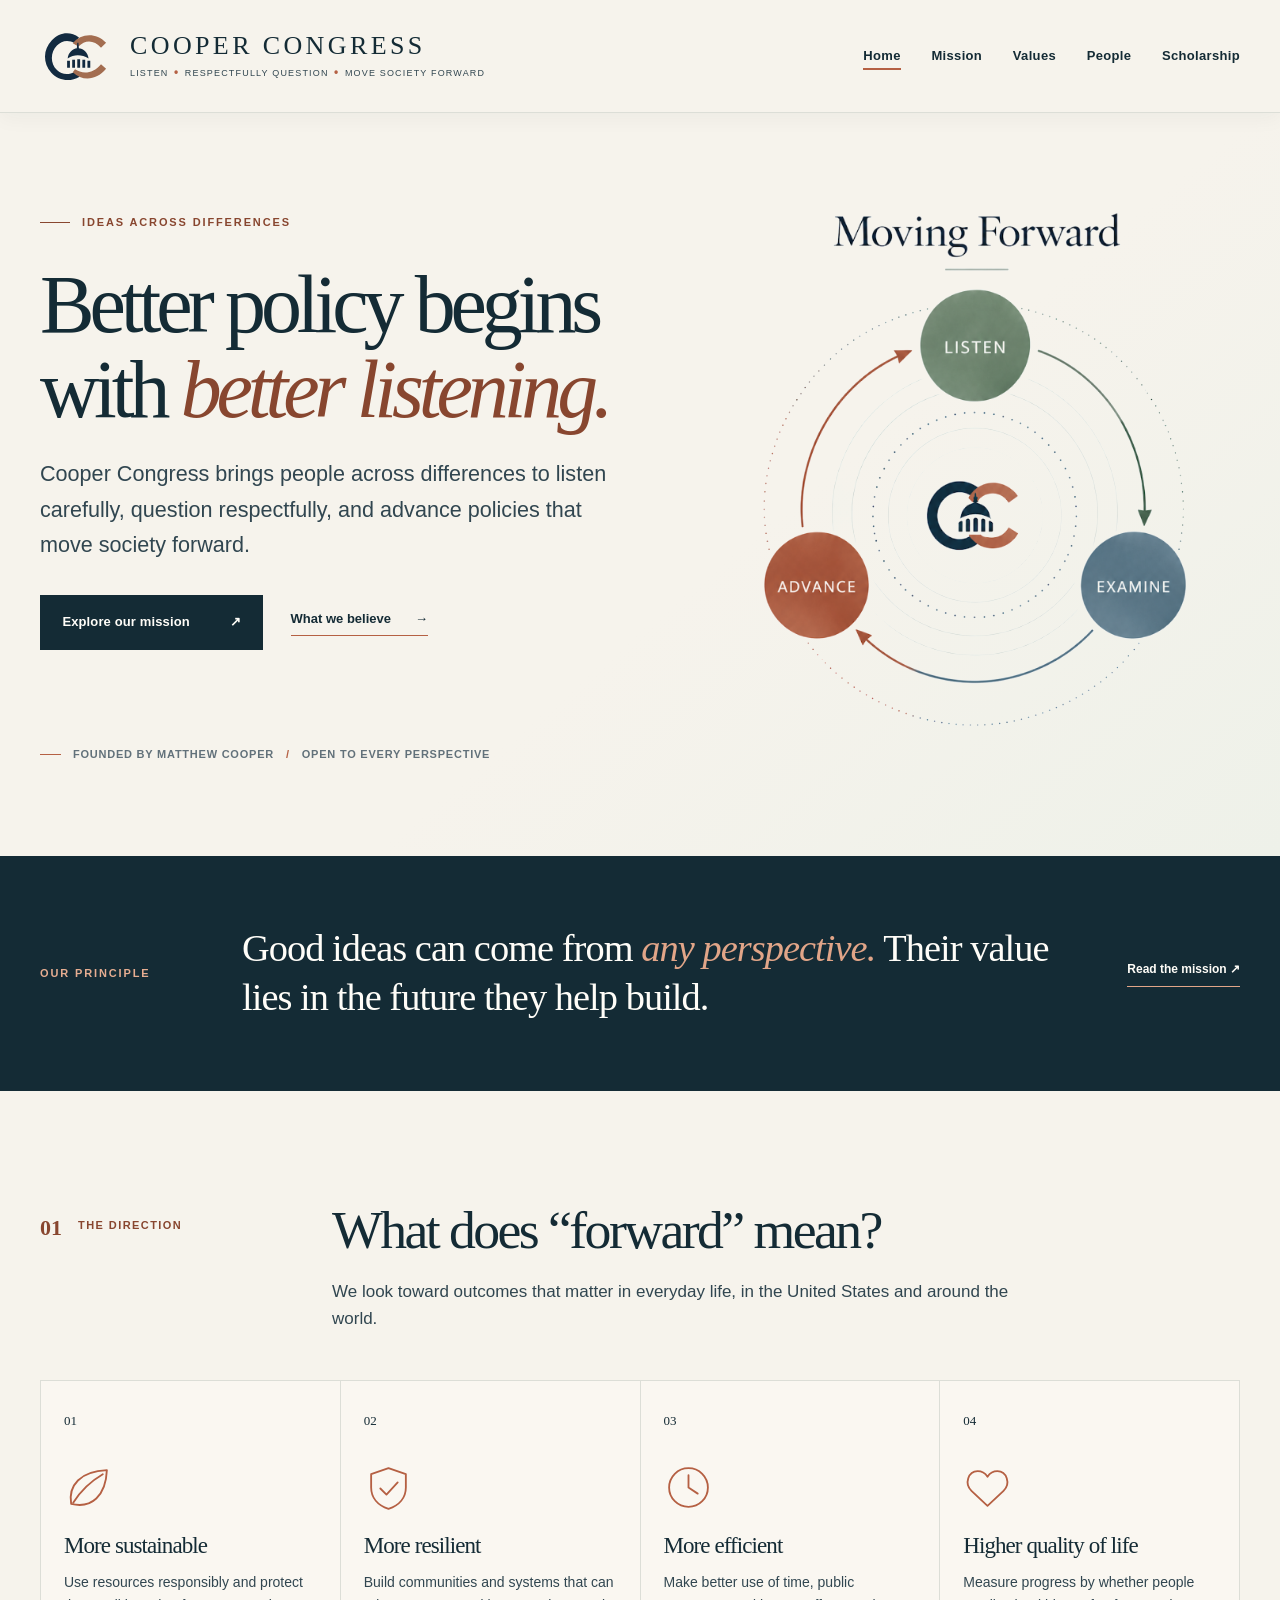
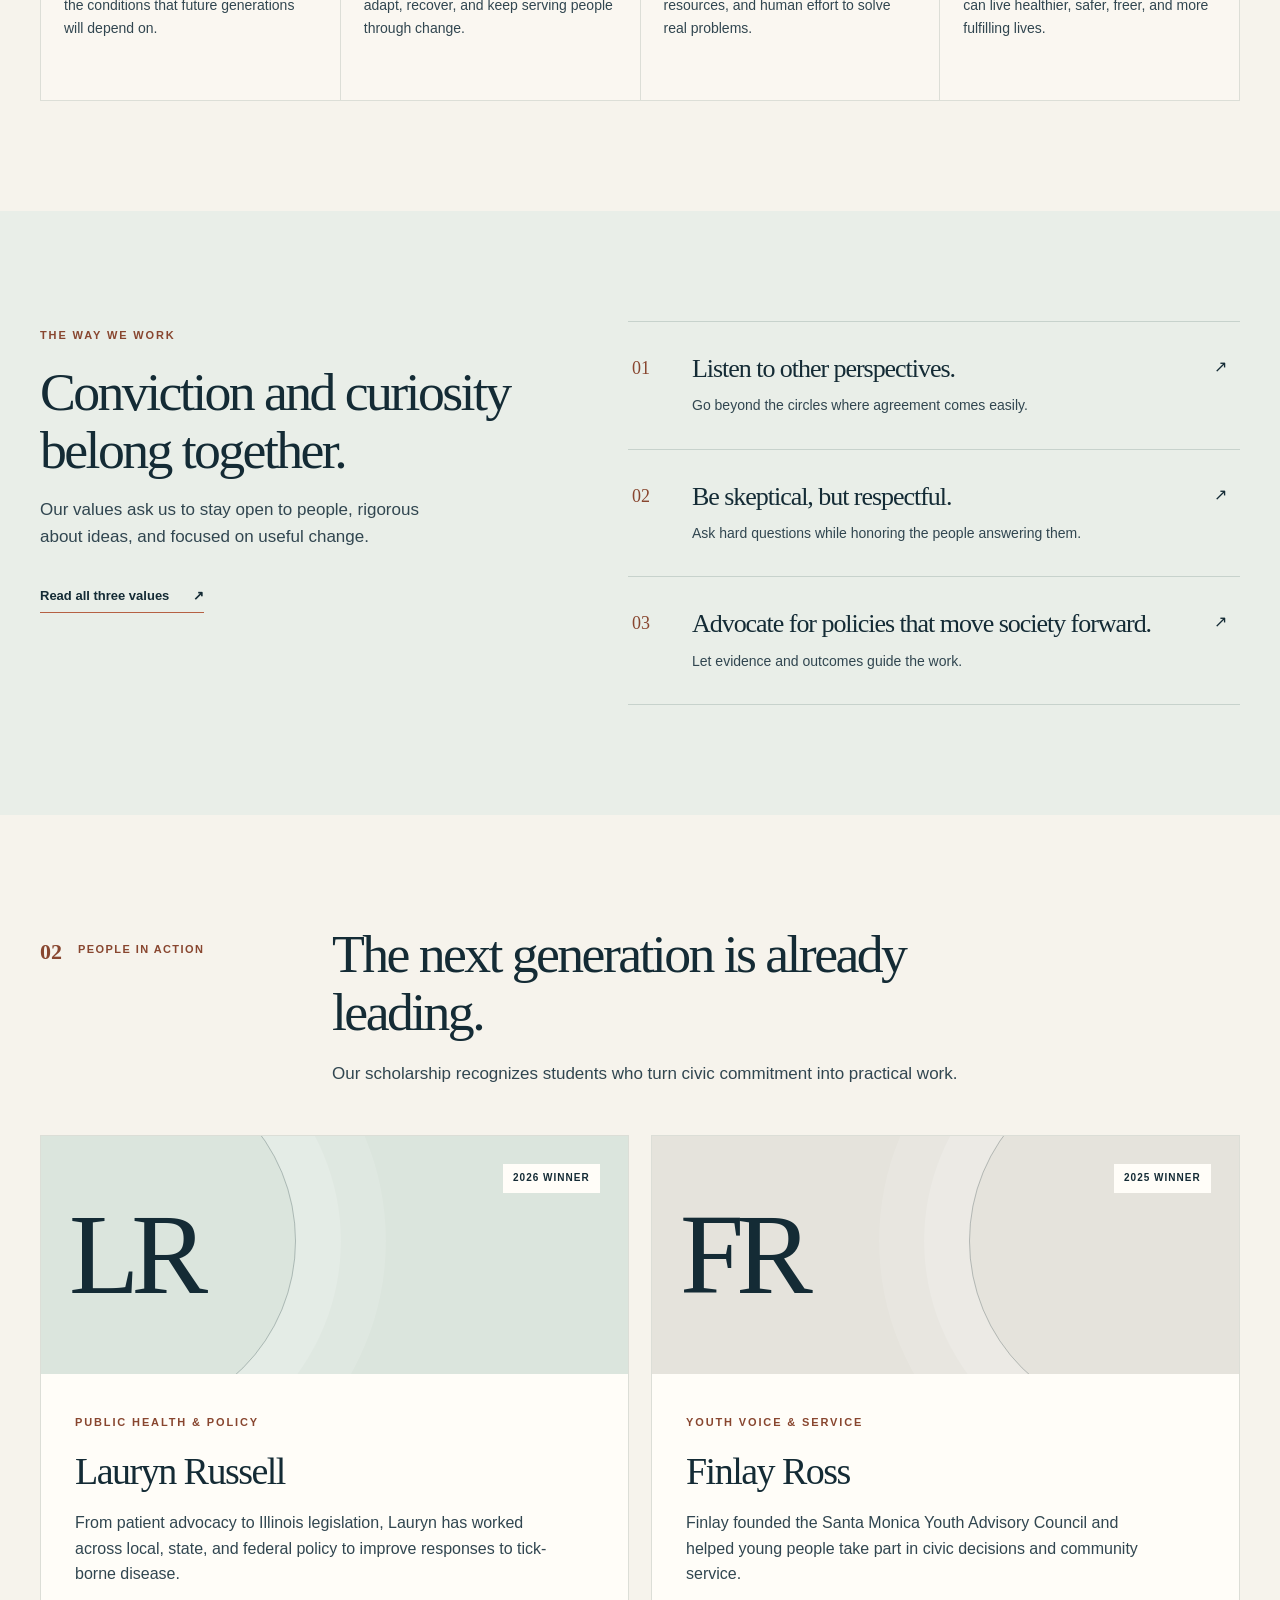
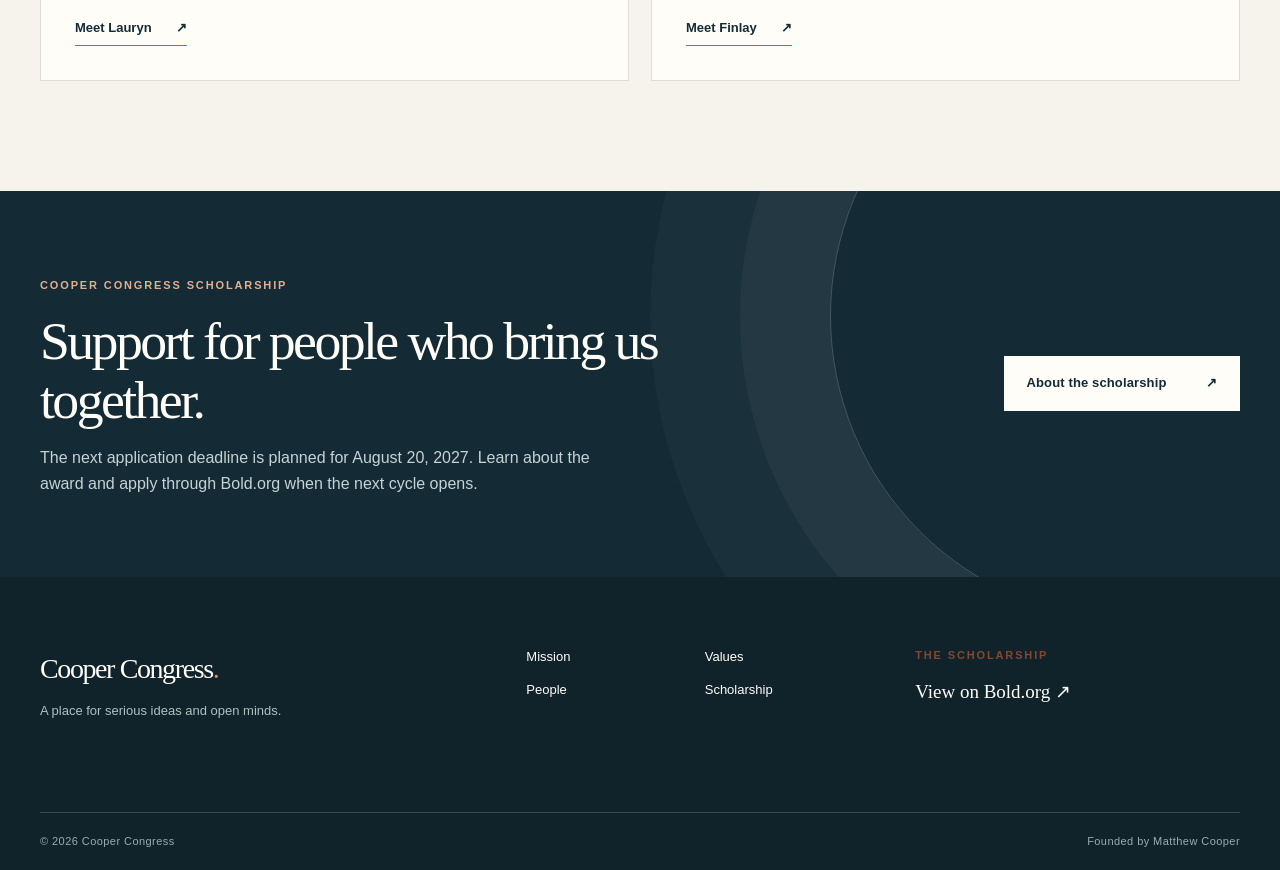
<file: index.html>
<!doctype html>
<html lang="en">
<head>
  <meta charset="utf-8">
  <meta name="viewport" content="width=device-width, initial-scale=1">
  <meta name="theme-color" content="#142b35">
  <meta name="description" content="Cooper Congress welcomes good ideas from every perspective and advances policies for a more sustainable, resilient, efficient, and livable future.">
  <title>Ideas across differences | Cooper Congress</title>
  <link rel="canonical" href="https://coopercongress.com/">
  <meta property="og:type" content="website">
  <meta property="og:title" content="Ideas across differences | Cooper Congress">
  <meta property="og:description" content="Cooper Congress welcomes good ideas from every perspective and advances policies for a more sustainable, resilient, efficient, and livable future.">
  <meta property="og:url" content="https://coopercongress.com/">
  <link rel="icon" type="image/svg+xml" href="./assets/images/favicon.svg">
  <link rel="stylesheet" href="./assets/css/styles.css">
  <script defer src="./assets/js/main.js"></script>
</head>
<body>
  <a class="skip-link" href="#main">Skip to content</a>
  <header class="site-header">
    <div class="header-inner shell">
      <a class="brand" href="./index.html" aria-label="Cooper Congress home">
        <img class="brand-mark" src="./assets/images/favicon.svg" alt="" width="74" height="62">
        <span class="brand-copy">
          <span class="brand-name">Cooper Congress</span>
          <span class="brand-tagline">Listen <b>•</b> Respectfully question <b>•</b> Move society forward</span>
        </span>
      </a>
      <button class="menu-toggle" type="button" aria-expanded="false" aria-controls="site-nav" aria-label="Open navigation">
        <span></span><span></span><span></span>
      </button>
      <nav id="site-nav" class="site-nav" aria-label="Main navigation"><a href="./index.html" aria-current="page">Home</a><a href="./mission.html">Mission</a><a href="./values.html">Values</a><a href="./people.html">People</a><a href="./scholarship.html">Scholarship</a></nav>
    </div>
  </header>
  <main id="main">
<section class="hero home-hero">
  <div class="shell hero-grid">
    <div class="hero-copy">
      <div class="eyebrow"><span class="eyebrow-line"></span> Ideas across differences</div>
      <h1>Better policy begins with <em>better listening.</em></h1>
      <p class="lead">Cooper Congress brings people across differences to listen carefully, question respectfully, and advance policies that move society forward.</p>
      <div class="button-row">
        <a href="./mission.html" class="button button-dark">Explore our mission <span aria-hidden="true">↗</span></a>
        <a href="./values.html" class="text-link">What we believe <span aria-hidden="true">→</span></a>
      </div>
      <div class="hero-caption"><span class="tiny-rule"></span> Founded by Matthew Cooper <span class="caption-divider">/</span> Open to every perspective</div>
    </div>
    <img class="hero-art" src="./assets/images/moving-forward.png" alt="Moving Forward: Listen, Examine, and Advance in a cycle around the Cooper Congress symbol." width="661" height="736" fetchpriority="high">
  </div>
</section>

<section class="statement-band">
  <div class="shell statement-inner">
    <span class="eyebrow light">Our principle</span>
    <p>Good ideas can come from <em>any perspective.</em> Their value lies in the future they help build.</p>
    <a href="./mission.html" aria-label="Read the Cooper Congress mission">Read the mission <span aria-hidden="true">↗</span></a>
  </div>
</section>

<section class="section section-outcomes">
  <div class="shell">
    <div class="section-heading">
      <div class="section-index"><span>01</span><span>The direction</span></div>
      <div><h2>What does “forward” mean?</h2><p>We look toward outcomes that matter in everyday life, in the United States and around the world.</p></div>
    </div>
    <div class="outcome-grid">
      <article class="outcome-card"><span class="card-number">01</span><svg class="outcome-symbol" viewBox="0 0 48 48" aria-hidden="true" focusable="false"><path d="M7 40C4 22 16 8 42 7c-1 25-15 38-35 33Z"/><path d="M9 39c8-13 17-21 29-28"/></svg><h3>More sustainable</h3><p>Use resources responsibly and protect the conditions that future generations will depend on.</p></article>
      <article class="outcome-card"><span class="card-number">02</span><svg class="outcome-symbol" viewBox="0 0 48 48" aria-hidden="true" focusable="false"><path d="M24 5 41 11v13c0 10-6.5 17.5-17 21C13.5 41.5 7 34 7 24V11L24 5Z"/><path d="m16 25 6 6 11-12"/></svg><h3>More resilient</h3><p>Build communities and systems that can adapt, recover, and keep serving people through change.</p></article>
      <article class="outcome-card"><span class="card-number">03</span><svg class="outcome-symbol" viewBox="0 0 48 48" aria-hidden="true" focusable="false"><circle cx="24" cy="24" r="19"/><path d="M24 12v12l9 6"/></svg><h3>More efficient</h3><p>Make better use of time, public resources, and human effort to solve real problems.</p></article>
      <article class="outcome-card"><span class="card-number">04</span><svg class="outcome-symbol" viewBox="0 0 48 48" aria-hidden="true" focusable="false"><path d="M24 42 8.3 27.3C1 20.3 5.2 8 14.3 8c4.2 0 7.6 2.3 9.7 5.4C26.1 10.3 29.5 8 33.7 8c9.1 0 13.3 12.3 6 19.3L24 42Z"/></svg><h3>Higher quality of life</h3><p>Measure progress by whether people can live healthier, safer, freer, and more fulfilling lives.</p></article>
    </div>
  </div>
</section>

<section class="section values-preview">
  <div class="shell two-column">
    <div class="sticky-heading"><span class="eyebrow">The way we work</span><h2>Conviction and curiosity belong together.</h2><p>Our values ask us to stay open to people, rigorous about ideas, and focused on useful change.</p><a href="./values.html" class="text-link">Read all three values <span aria-hidden="true">↗</span></a></div>
    <div class="value-list">
      <a href="./values.html#listen"><span>01</span><div><h3>Listen to other perspectives.</h3><p>Go beyond the circles where agreement comes easily.</p></div><b aria-hidden="true">↗</b></a>
      <a href="./values.html#skeptical"><span>02</span><div><h3>Be skeptical, but respectful.</h3><p>Ask hard questions while honoring the people answering them.</p></div><b aria-hidden="true">↗</b></a>
      <a href="./values.html#advocate"><span>03</span><div><h3>Advocate for policies that move society forward.</h3><p>Let evidence and outcomes guide the work.</p></div><b aria-hidden="true">↗</b></a>
    </div>
  </div>
</section>

<section class="section winner-preview">
  <div class="shell">
    <div class="section-heading">
      <div class="section-index"><span>02</span><span>People in action</span></div>
      <div><h2>The next generation is already leading.</h2><p>Our scholarship recognizes students who turn civic commitment into practical work.</p></div>
    </div>
    <div class="winner-grid">
      <article class="winner-card">
        <div class="winner-card-top"><span class="portrait-initials">LR</span><span class="year-tag">2026 winner</span></div>
        <div class="winner-card-body"><span class="eyebrow">Public health & policy</span><h3>Lauryn Russell</h3><p>From patient advocacy to Illinois legislation, Lauryn has worked across local, state, and federal policy to improve responses to tick-borne disease.</p><a href="./people.html#lauryn" class="text-link">Meet Lauryn <span aria-hidden="true">↗</span></a></div>
      </article>
      <article class="winner-card">
        <div class="winner-card-top alt"><span class="portrait-initials">FR</span><span class="year-tag">2025 winner</span></div>
        <div class="winner-card-body"><span class="eyebrow">Youth voice & service</span><h3>Finlay Ross</h3><p>Finlay founded the Santa Monica Youth Advisory Council and helped young people take part in civic decisions and community service.</p><a href="./people.html#finlay" class="text-link">Meet Finlay <span aria-hidden="true">↗</span></a></div>
      </article>
    </div>
  </div>
</section>

<section class="scholarship-banner">
  <div class="shell banner-inner"><div><span class="eyebrow light">Cooper Congress Scholarship</span><h2>Support for people who bring us together.</h2><p>The next application deadline is planned for August 20, 2027. Learn about the award and apply through Bold.org when the next cycle opens.</p></div><a class="button button-light" href="./scholarship.html">About the scholarship <span aria-hidden="true">↗</span></a></div>
</section>
</main>
  <footer class="site-footer">
    <div class="shell footer-main">
      <div>
        <a class="footer-brand" href="./index.html">Cooper Congress<span class="brand-dot">.</span></a>
        <p>A place for serious ideas and open minds.</p>
      </div>
      <nav aria-label="Footer navigation">
        <a href="./mission.html">Mission</a>
        <a href="./values.html">Values</a>
        <a href="./people.html">People</a>
        <a href="./scholarship.html">Scholarship</a>
      </nav>
      <div class="footer-action">
        <span class="eyebrow">The scholarship</span>
        <a href="https://bold.org/scholarships/cooper-congress-scholarship/" target="_blank" rel="noopener noreferrer">View on Bold.org <span aria-hidden="true">↗</span></a>
      </div>
    </div>
    <div class="shell footer-bottom"><span>© <span id="year">2026</span> Cooper Congress</span><span>Founded by Matthew Cooper</span></div>
  </footer>
</body>
</html>
</file>
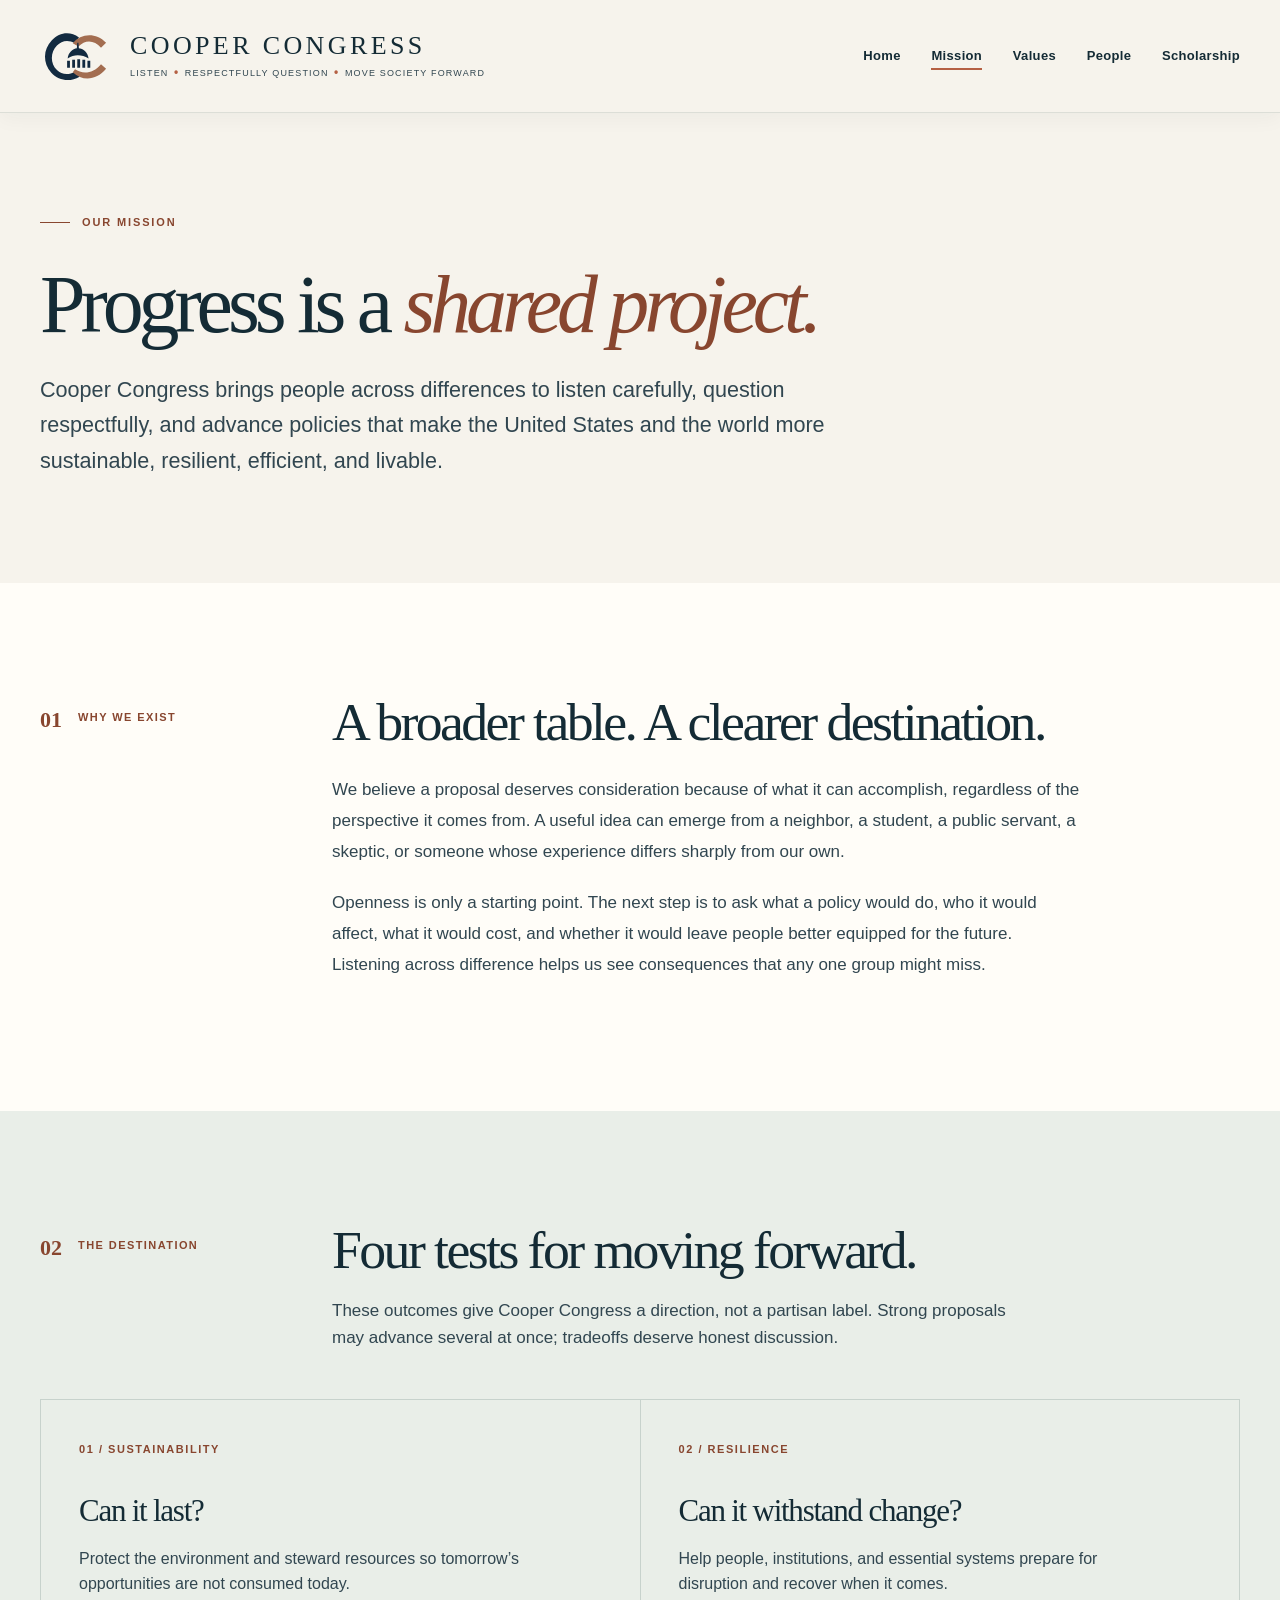
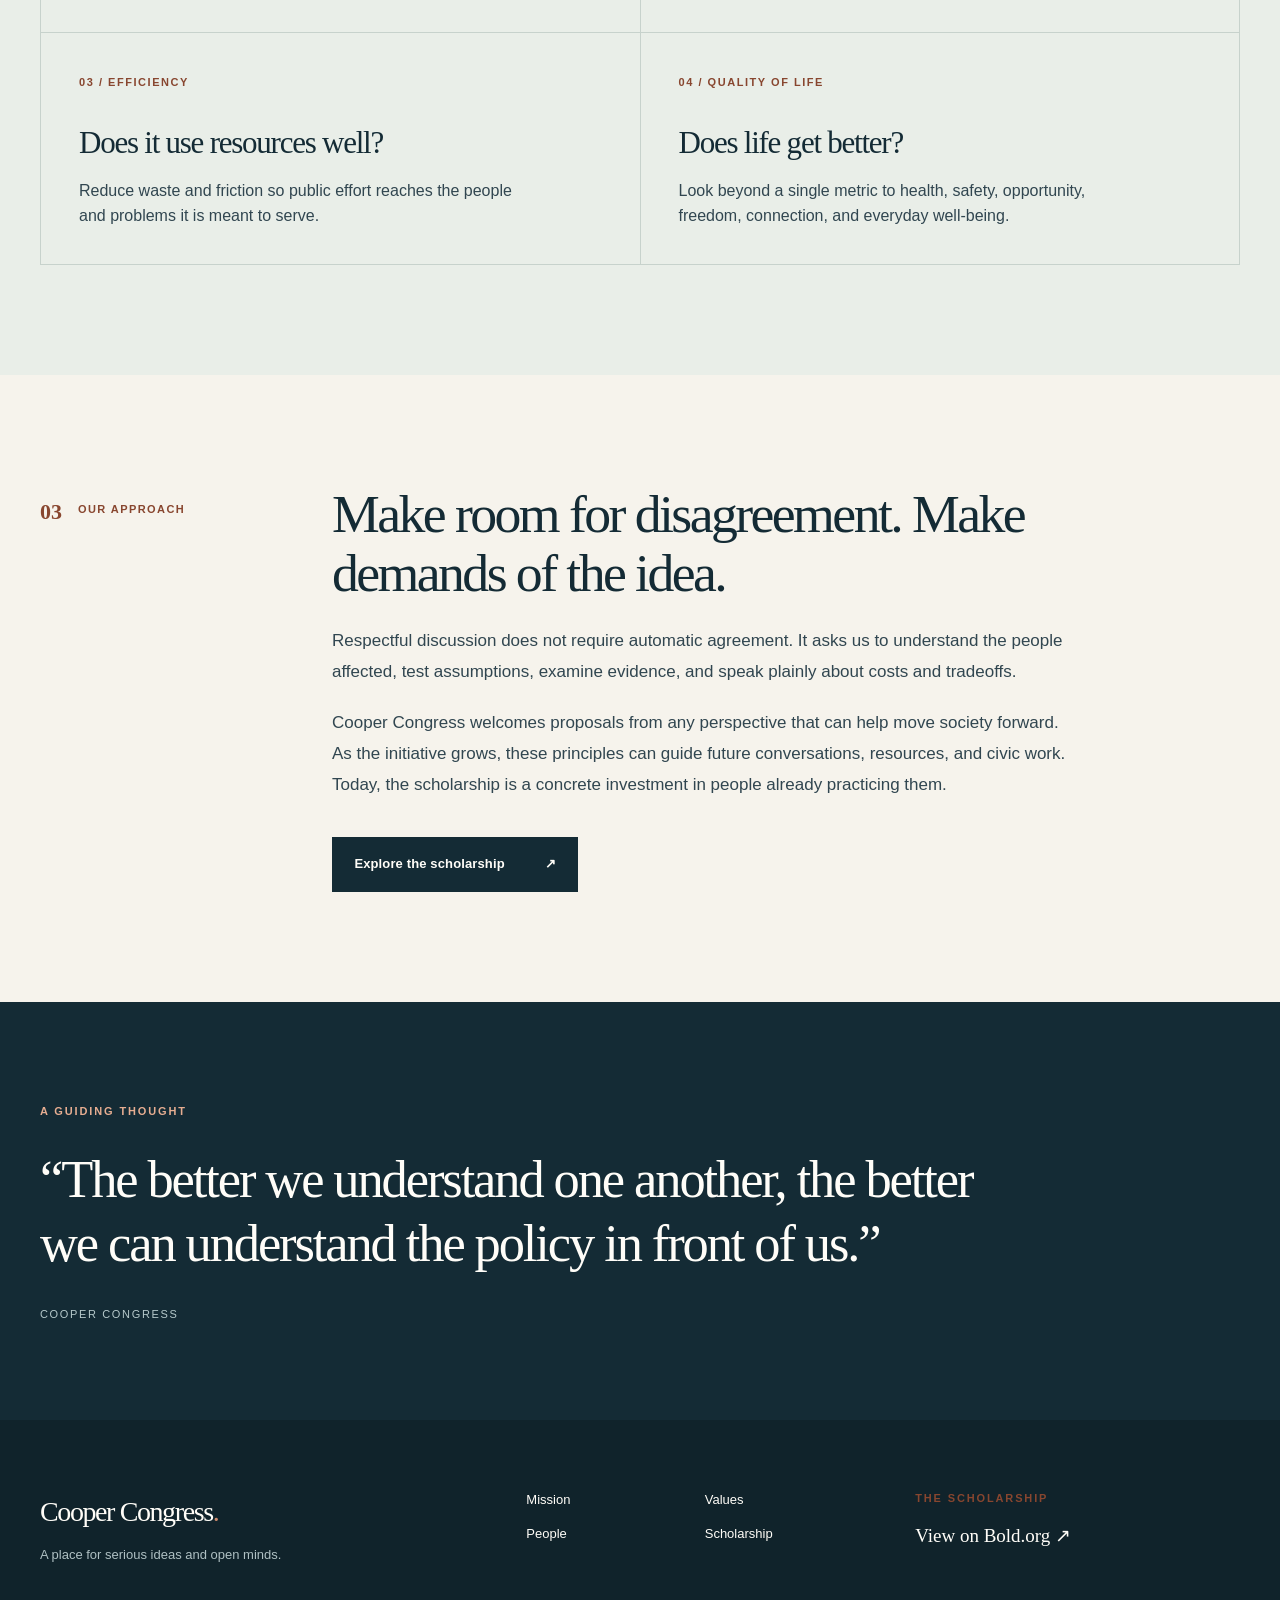
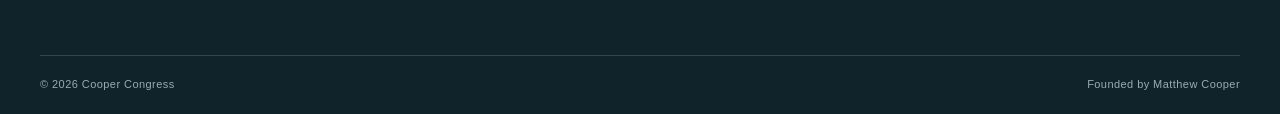
<file: mission.html>
<!doctype html>
<html lang="en">
<head>
  <meta charset="utf-8">
  <meta name="viewport" content="width=device-width, initial-scale=1">
  <meta name="theme-color" content="#142b35">
  <meta name="description" content="The Cooper Congress mission: listen across differences and advance policies that move society forward.">
  <title>Our mission | Cooper Congress</title>
  <link rel="canonical" href="https://coopercongress.com/mission.html">
  <meta property="og:type" content="website">
  <meta property="og:title" content="Our mission | Cooper Congress">
  <meta property="og:description" content="The Cooper Congress mission: listen across differences and advance policies that move society forward.">
  <meta property="og:url" content="https://coopercongress.com/mission.html">
  <link rel="icon" type="image/svg+xml" href="./assets/images/favicon.svg">
  <link rel="stylesheet" href="./assets/css/styles.css">
  <script defer src="./assets/js/main.js"></script>
</head>
<body>
  <a class="skip-link" href="#main">Skip to content</a>
  <header class="site-header">
    <div class="header-inner shell">
      <a class="brand" href="./index.html" aria-label="Cooper Congress home">
        <img class="brand-mark" src="./assets/images/favicon.svg" alt="" width="74" height="62">
        <span class="brand-copy">
          <span class="brand-name">Cooper Congress</span>
          <span class="brand-tagline">Listen <b>•</b> Respectfully question <b>•</b> Move society forward</span>
        </span>
      </a>
      <button class="menu-toggle" type="button" aria-expanded="false" aria-controls="site-nav" aria-label="Open navigation">
        <span></span><span></span><span></span>
      </button>
      <nav id="site-nav" class="site-nav" aria-label="Main navigation"><a href="./index.html">Home</a><a href="./mission.html" aria-current="page">Mission</a><a href="./values.html">Values</a><a href="./people.html">People</a><a href="./scholarship.html">Scholarship</a></nav>
    </div>
  </header>
  <main id="main">
<section class="page-hero shell">
  <div class="eyebrow"><span class="eyebrow-line"></span> Our mission</div>
  <h1>Progress is a <em>shared project.</em></h1>
  <p class="lead">Cooper Congress brings people across differences to listen carefully, question respectfully, and advance policies that make the United States and the world more sustainable, resilient, efficient, and livable.</p>
</section>
<section class="section mission-intro"><div class="shell split-prose"><span class="section-index"><span>01</span><span>Why we exist</span></span><div class="prose"><h2>A broader table. A clearer destination.</h2><p>We believe a proposal deserves consideration because of what it can accomplish, regardless of the perspective it comes from. A useful idea can emerge from a neighbor, a student, a public servant, a skeptic, or someone whose experience differs sharply from our own.</p><p>Openness is only a starting point. The next step is to ask what a policy would do, who it would affect, what it would cost, and whether it would leave people better equipped for the future. Listening across difference helps us see consequences that any one group might miss.</p></div></div></section>
<section class="section mission-outcomes"><div class="shell">
  <div class="section-heading">
      <div class="section-index"><span>02</span><span>The destination</span></div>
      <div><h2>Four tests for moving forward.</h2><p>These outcomes give Cooper Congress a direction, not a partisan label. Strong proposals may advance several at once; tradeoffs deserve honest discussion.</p></div>
    </div>
  <div class="mission-grid">
    <article><span>01 / SUSTAINABILITY</span><h3>Can it last?</h3><p>Protect the environment and steward resources so tomorrow’s opportunities are not consumed today.</p></article>
    <article><span>02 / RESILIENCE</span><h3>Can it withstand change?</h3><p>Help people, institutions, and essential systems prepare for disruption and recover when it comes.</p></article>
    <article><span>03 / EFFICIENCY</span><h3>Does it use resources well?</h3><p>Reduce waste and friction so public effort reaches the people and problems it is meant to serve.</p></article>
    <article><span>04 / QUALITY OF LIFE</span><h3>Does life get better?</h3><p>Look beyond a single metric to health, safety, opportunity, freedom, connection, and everyday well-being.</p></article>
  </div>
</div></section>
<section class="section"><div class="shell split-prose"><span class="section-index"><span>03</span><span>Our approach</span></span><div class="prose"><h2>Make room for disagreement. Make demands of the idea.</h2><p>Respectful discussion does not require automatic agreement. It asks us to understand the people affected, test assumptions, examine evidence, and speak plainly about costs and tradeoffs.</p><p>Cooper Congress welcomes proposals from any perspective that can help move society forward. As the initiative grows, these principles can guide future conversations, resources, and civic work. Today, the scholarship is a concrete investment in people already practicing them.</p><a class="button button-dark" href="./scholarship.html">Explore the scholarship <span aria-hidden="true">↗</span></a></div></div></section>
<section class="quote-band"><div class="shell"><span class="eyebrow light">A guiding thought</span><blockquote>“The better we understand one another, the better we can understand the policy in front of us.”</blockquote><span>Cooper Congress</span></div></section>
</main>
  <footer class="site-footer">
    <div class="shell footer-main">
      <div>
        <a class="footer-brand" href="./index.html">Cooper Congress<span class="brand-dot">.</span></a>
        <p>A place for serious ideas and open minds.</p>
      </div>
      <nav aria-label="Footer navigation">
        <a href="./mission.html">Mission</a>
        <a href="./values.html">Values</a>
        <a href="./people.html">People</a>
        <a href="./scholarship.html">Scholarship</a>
      </nav>
      <div class="footer-action">
        <span class="eyebrow">The scholarship</span>
        <a href="https://bold.org/scholarships/cooper-congress-scholarship/" target="_blank" rel="noopener noreferrer">View on Bold.org <span aria-hidden="true">↗</span></a>
      </div>
    </div>
    <div class="shell footer-bottom"><span>© <span id="year">2026</span> Cooper Congress</span><span>Founded by Matthew Cooper</span></div>
  </footer>
</body>
</html>
</file>
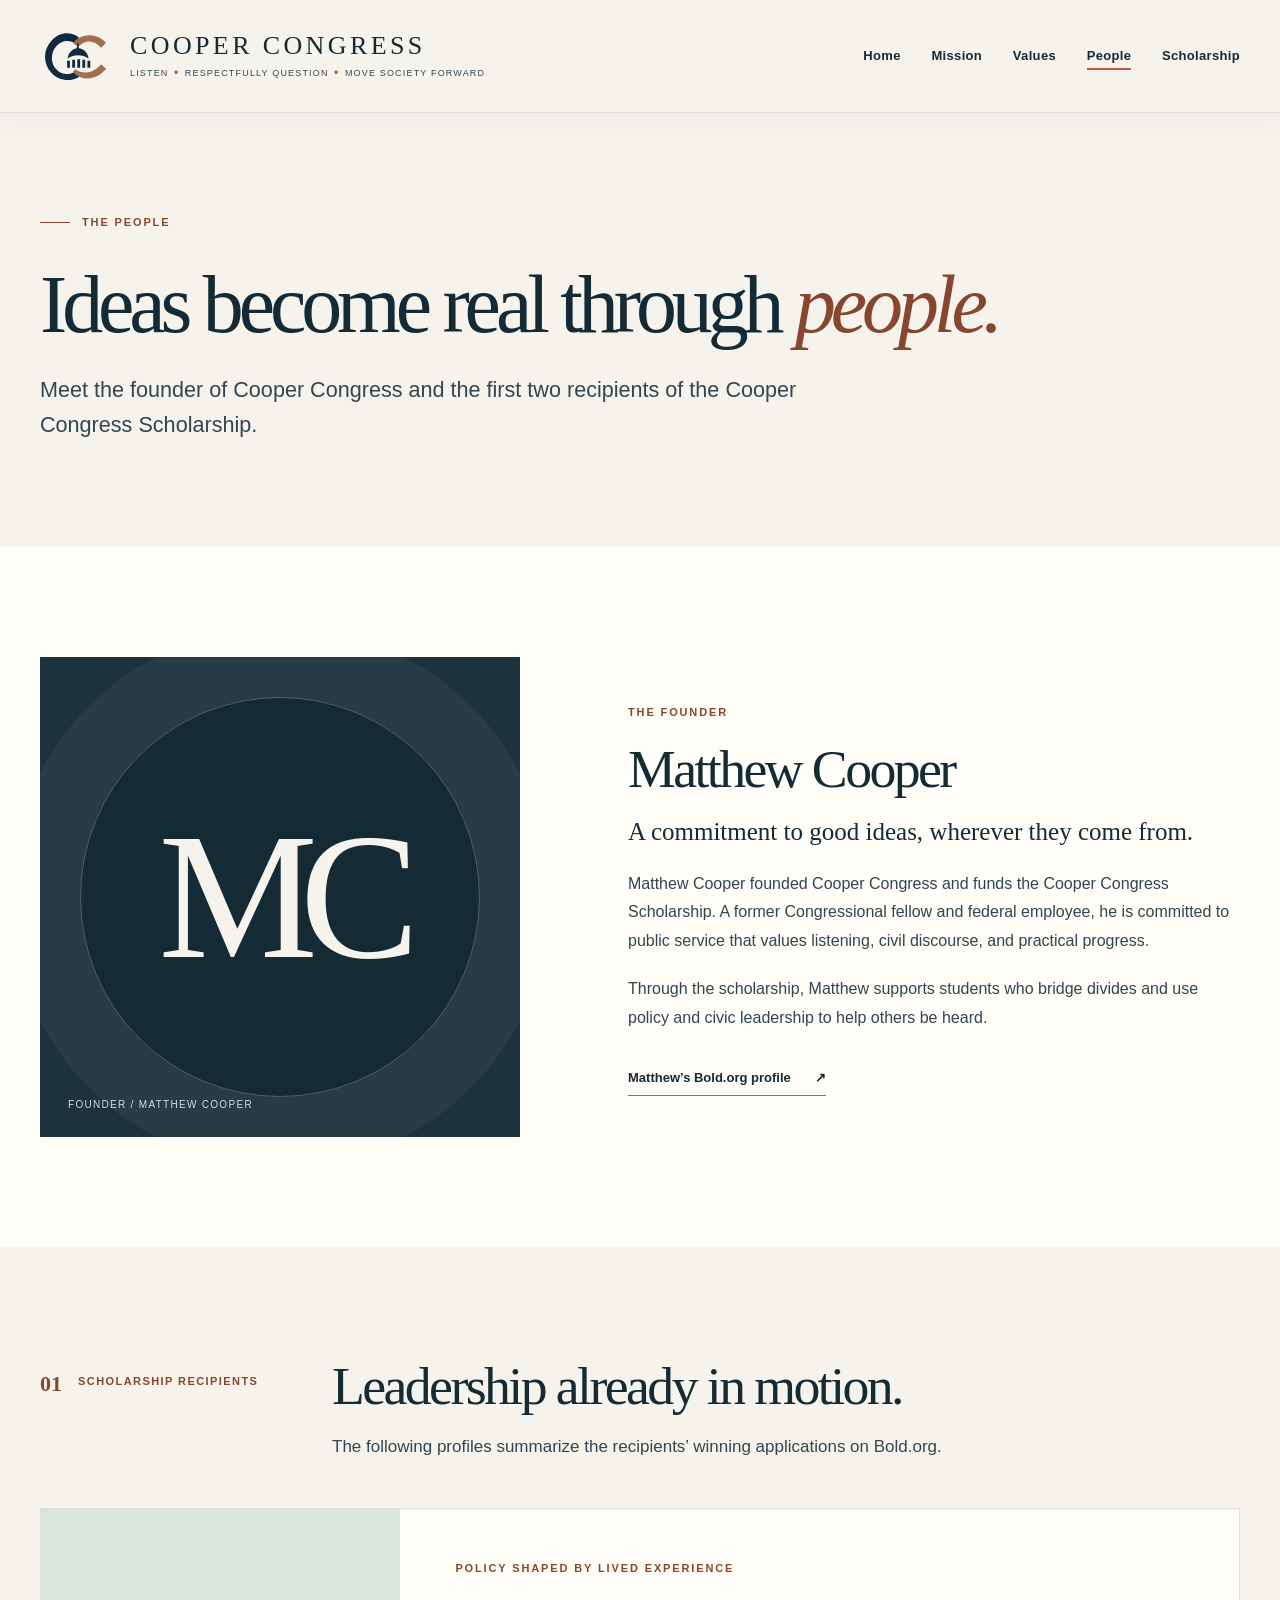
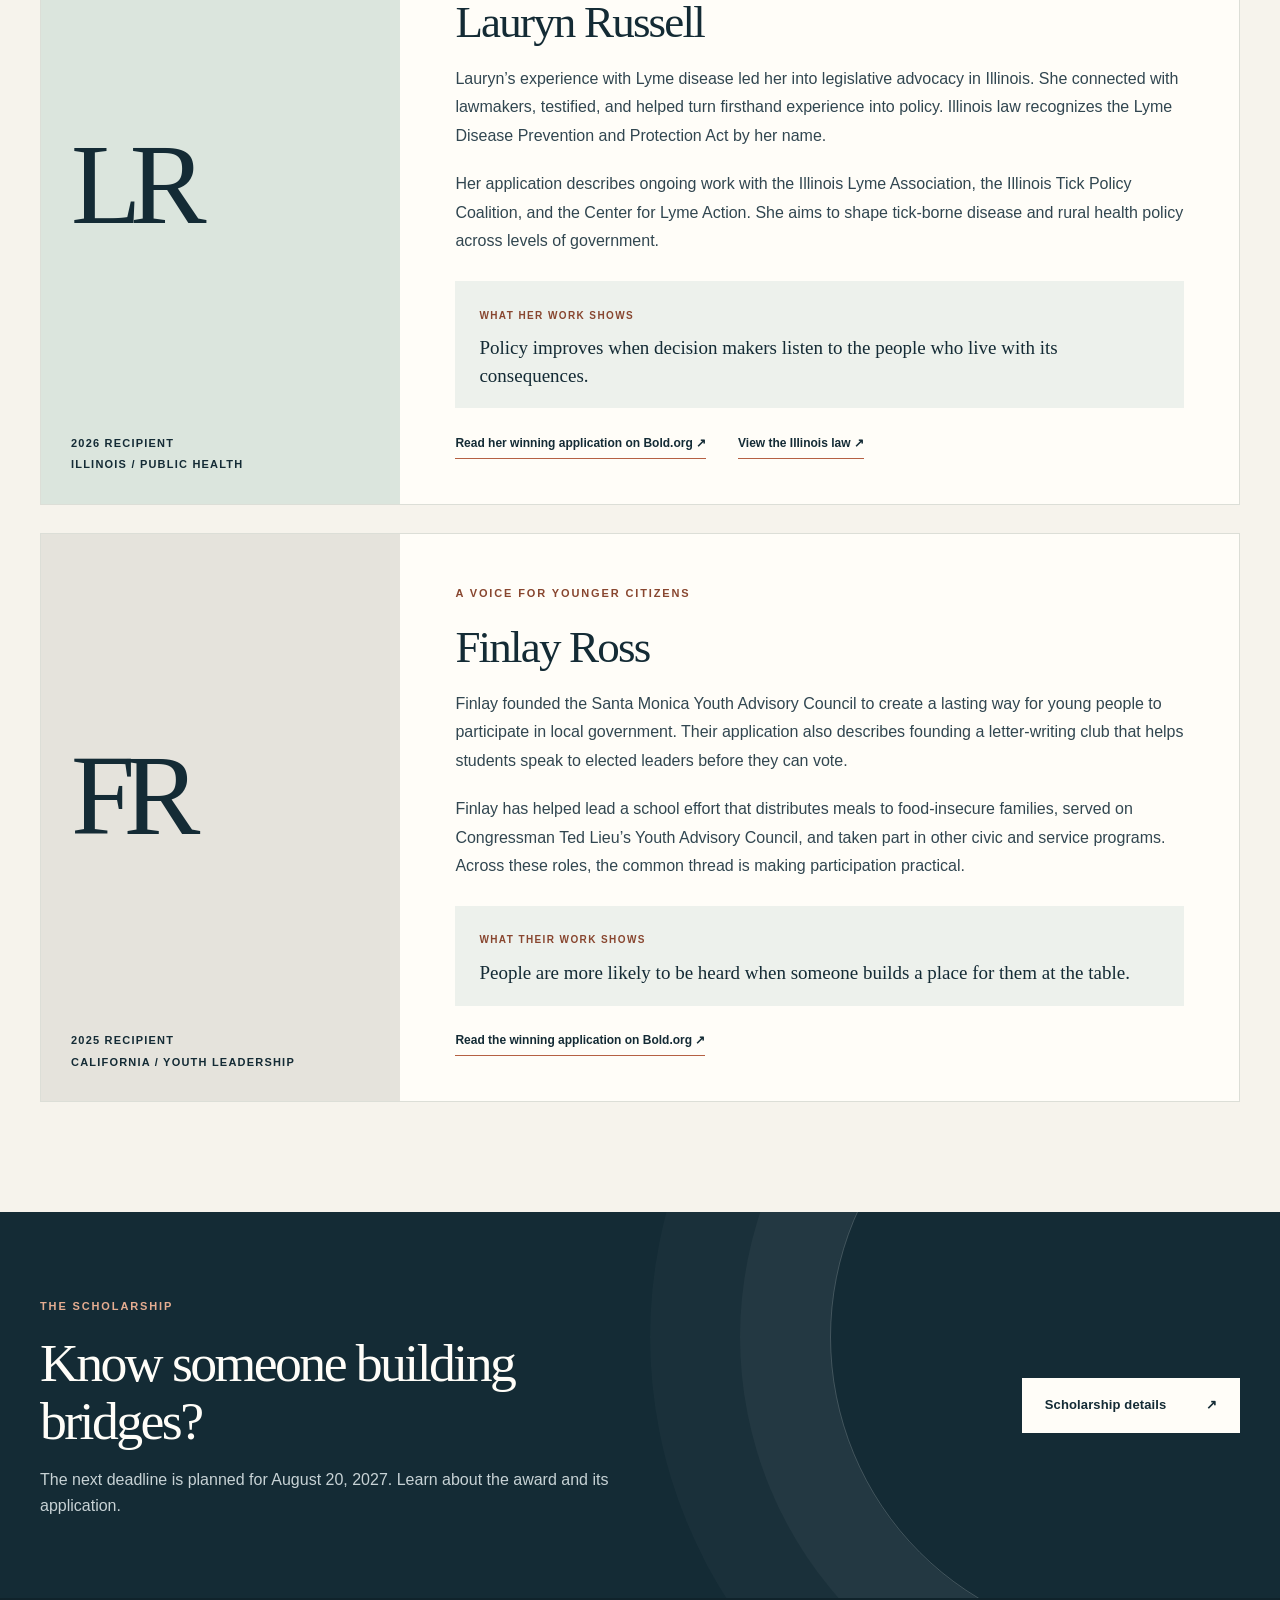
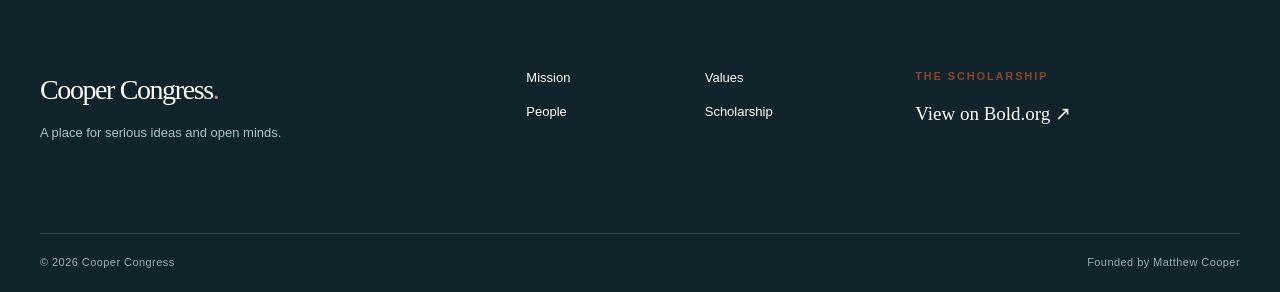
<file: people.html>
<!doctype html>
<html lang="en">
<head>
  <meta charset="utf-8">
  <meta name="viewport" content="width=device-width, initial-scale=1">
  <meta name="theme-color" content="#142b35">
  <meta name="description" content="Meet Cooper Congress founder Matthew Cooper and scholarship winners Lauryn Russell and Finlay Ross.">
  <title>Our people | Cooper Congress</title>
  <link rel="canonical" href="https://coopercongress.com/people.html">
  <meta property="og:type" content="website">
  <meta property="og:title" content="Our people | Cooper Congress">
  <meta property="og:description" content="Meet Cooper Congress founder Matthew Cooper and scholarship winners Lauryn Russell and Finlay Ross.">
  <meta property="og:url" content="https://coopercongress.com/people.html">
  <link rel="icon" type="image/svg+xml" href="./assets/images/favicon.svg">
  <link rel="stylesheet" href="./assets/css/styles.css">
  <script defer src="./assets/js/main.js"></script>
</head>
<body>
  <a class="skip-link" href="#main">Skip to content</a>
  <header class="site-header">
    <div class="header-inner shell">
      <a class="brand" href="./index.html" aria-label="Cooper Congress home">
        <img class="brand-mark" src="./assets/images/favicon.svg" alt="" width="74" height="62">
        <span class="brand-copy">
          <span class="brand-name">Cooper Congress</span>
          <span class="brand-tagline">Listen <b>•</b> Respectfully question <b>•</b> Move society forward</span>
        </span>
      </a>
      <button class="menu-toggle" type="button" aria-expanded="false" aria-controls="site-nav" aria-label="Open navigation">
        <span></span><span></span><span></span>
      </button>
      <nav id="site-nav" class="site-nav" aria-label="Main navigation"><a href="./index.html">Home</a><a href="./mission.html">Mission</a><a href="./values.html">Values</a><a href="./people.html" aria-current="page">People</a><a href="./scholarship.html">Scholarship</a></nav>
    </div>
  </header>
  <main id="main">
<section class="page-hero shell"><div class="eyebrow"><span class="eyebrow-line"></span> The people</div><h1>Ideas become real through <em>people.</em></h1><p class="lead">Meet the founder of Cooper Congress and the first two recipients of the Cooper Congress Scholarship.</p></section>
<section id="matthew" class="section founder-section"><div class="shell person-layout"><div class="person-panel"><span class="person-monogram">MC</span><span class="panel-caption">Founder / Matthew Cooper</span></div><div class="person-copy"><span class="eyebrow">The founder</span><h2>Matthew Cooper</h2><p class="person-intro">A commitment to good ideas, wherever they come from.</p><p>Matthew Cooper founded Cooper Congress and funds the Cooper Congress Scholarship. A former Congressional fellow and federal employee, he is committed to public service that values listening, civil discourse, and practical progress.</p><p>Through the scholarship, Matthew supports students who bridge divides and use policy and civic leadership to help others be heard.</p><a class="text-link" href="https://bold.org/donor/matthew-cooper/" target="_blank" rel="noopener noreferrer">Matthew’s Bold.org profile <span aria-hidden="true">↗</span></a></div></div></section>
<section class="section winners-section"><div class="shell"><div class="section-heading">
      <div class="section-index"><span>01</span><span>Scholarship recipients</span></div>
      <div><h2>Leadership already in motion.</h2><p>The following profiles summarize the recipients’ winning applications on Bold.org.</p></div>
    </div>
  <article id="lauryn" class="recipient">
    <div class="recipient-sidebar"><div class="recipient-mark">LR</div><span>2026 recipient</span><span>Illinois / public health</span></div>
    <div class="recipient-main"><span class="eyebrow">Policy shaped by lived experience</span><h3>Lauryn Russell</h3><p>Lauryn’s experience with Lyme disease led her into legislative advocacy in Illinois. She connected with lawmakers, testified, and helped turn firsthand experience into policy. Illinois law recognizes the Lyme Disease Prevention and Protection Act by her name.</p><p>Her application describes ongoing work with the Illinois Lyme Association, the Illinois Tick Policy Coalition, and the Center for Lyme Action. She aims to shape tick-borne disease and rural health policy across levels of government.</p><div class="recipient-note"><span>What her work shows</span><p>Policy improves when decision makers listen to the people who live with its consequences.</p></div><div class="recipient-links"><a href="https://bold.org/scholarships/cooper-congress-scholarship/" target="_blank" rel="noopener noreferrer">Read her winning application on Bold.org <span aria-hidden="true">↗</span></a><a href="https://www.ilga.gov/Legislation/ILCS/Articles?ActID=3919&amp;ChapterID=35" target="_blank" rel="noopener noreferrer">View the Illinois law <span aria-hidden="true">↗</span></a></div></div>
  </article>
  <article id="finlay" class="recipient">
    <div class="recipient-sidebar alt"><div class="recipient-mark">FR</div><span>2025 recipient</span><span>California / youth leadership</span></div>
    <div class="recipient-main"><span class="eyebrow">A voice for younger citizens</span><h3>Finlay Ross</h3><p>Finlay founded the Santa Monica Youth Advisory Council to create a lasting way for young people to participate in local government. Their application also describes founding a letter-writing club that helps students speak to elected leaders before they can vote.</p><p>Finlay has helped lead a school effort that distributes meals to food-insecure families, served on Congressman Ted Lieu’s Youth Advisory Council, and taken part in other civic and service programs. Across these roles, the common thread is making participation practical.</p><div class="recipient-note"><span>What their work shows</span><p>People are more likely to be heard when someone builds a place for them at the table.</p></div><div class="recipient-links"><a href="https://bold.org/scholarships/cooper-congress-scholarship/" target="_blank" rel="noopener noreferrer">Read the winning application on Bold.org <span aria-hidden="true">↗</span></a></div></div>
  </article>
</div></section>
<section class="scholarship-banner"><div class="shell banner-inner"><div><span class="eyebrow light">The scholarship</span><h2>Know someone building bridges?</h2><p>The next deadline is planned for August 20, 2027. Learn about the award and its application.</p></div><a class="button button-light" href="./scholarship.html">Scholarship details <span aria-hidden="true">↗</span></a></div></section>
</main>
  <footer class="site-footer">
    <div class="shell footer-main">
      <div>
        <a class="footer-brand" href="./index.html">Cooper Congress<span class="brand-dot">.</span></a>
        <p>A place for serious ideas and open minds.</p>
      </div>
      <nav aria-label="Footer navigation">
        <a href="./mission.html">Mission</a>
        <a href="./values.html">Values</a>
        <a href="./people.html">People</a>
        <a href="./scholarship.html">Scholarship</a>
      </nav>
      <div class="footer-action">
        <span class="eyebrow">The scholarship</span>
        <a href="https://bold.org/scholarships/cooper-congress-scholarship/" target="_blank" rel="noopener noreferrer">View on Bold.org <span aria-hidden="true">↗</span></a>
      </div>
    </div>
    <div class="shell footer-bottom"><span>© <span id="year">2026</span> Cooper Congress</span><span>Founded by Matthew Cooper</span></div>
  </footer>
</body>
</html>
</file>
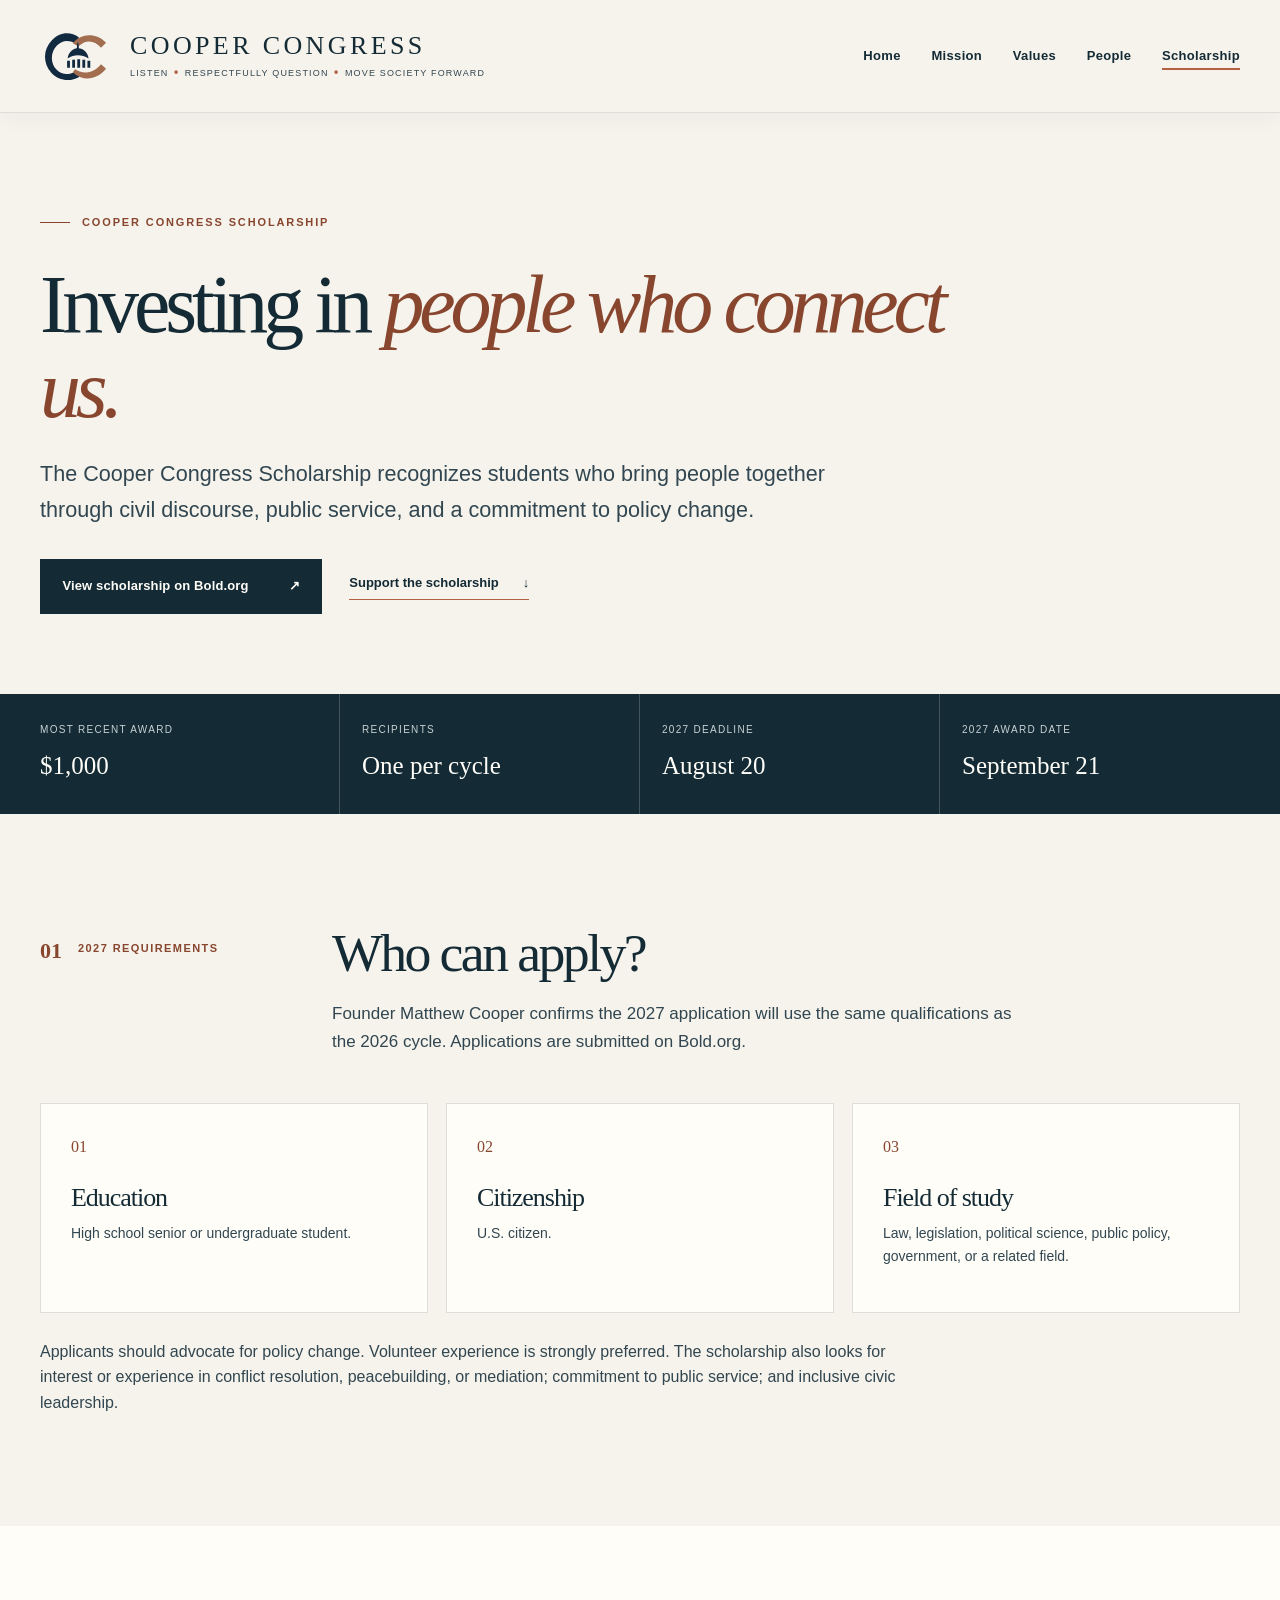
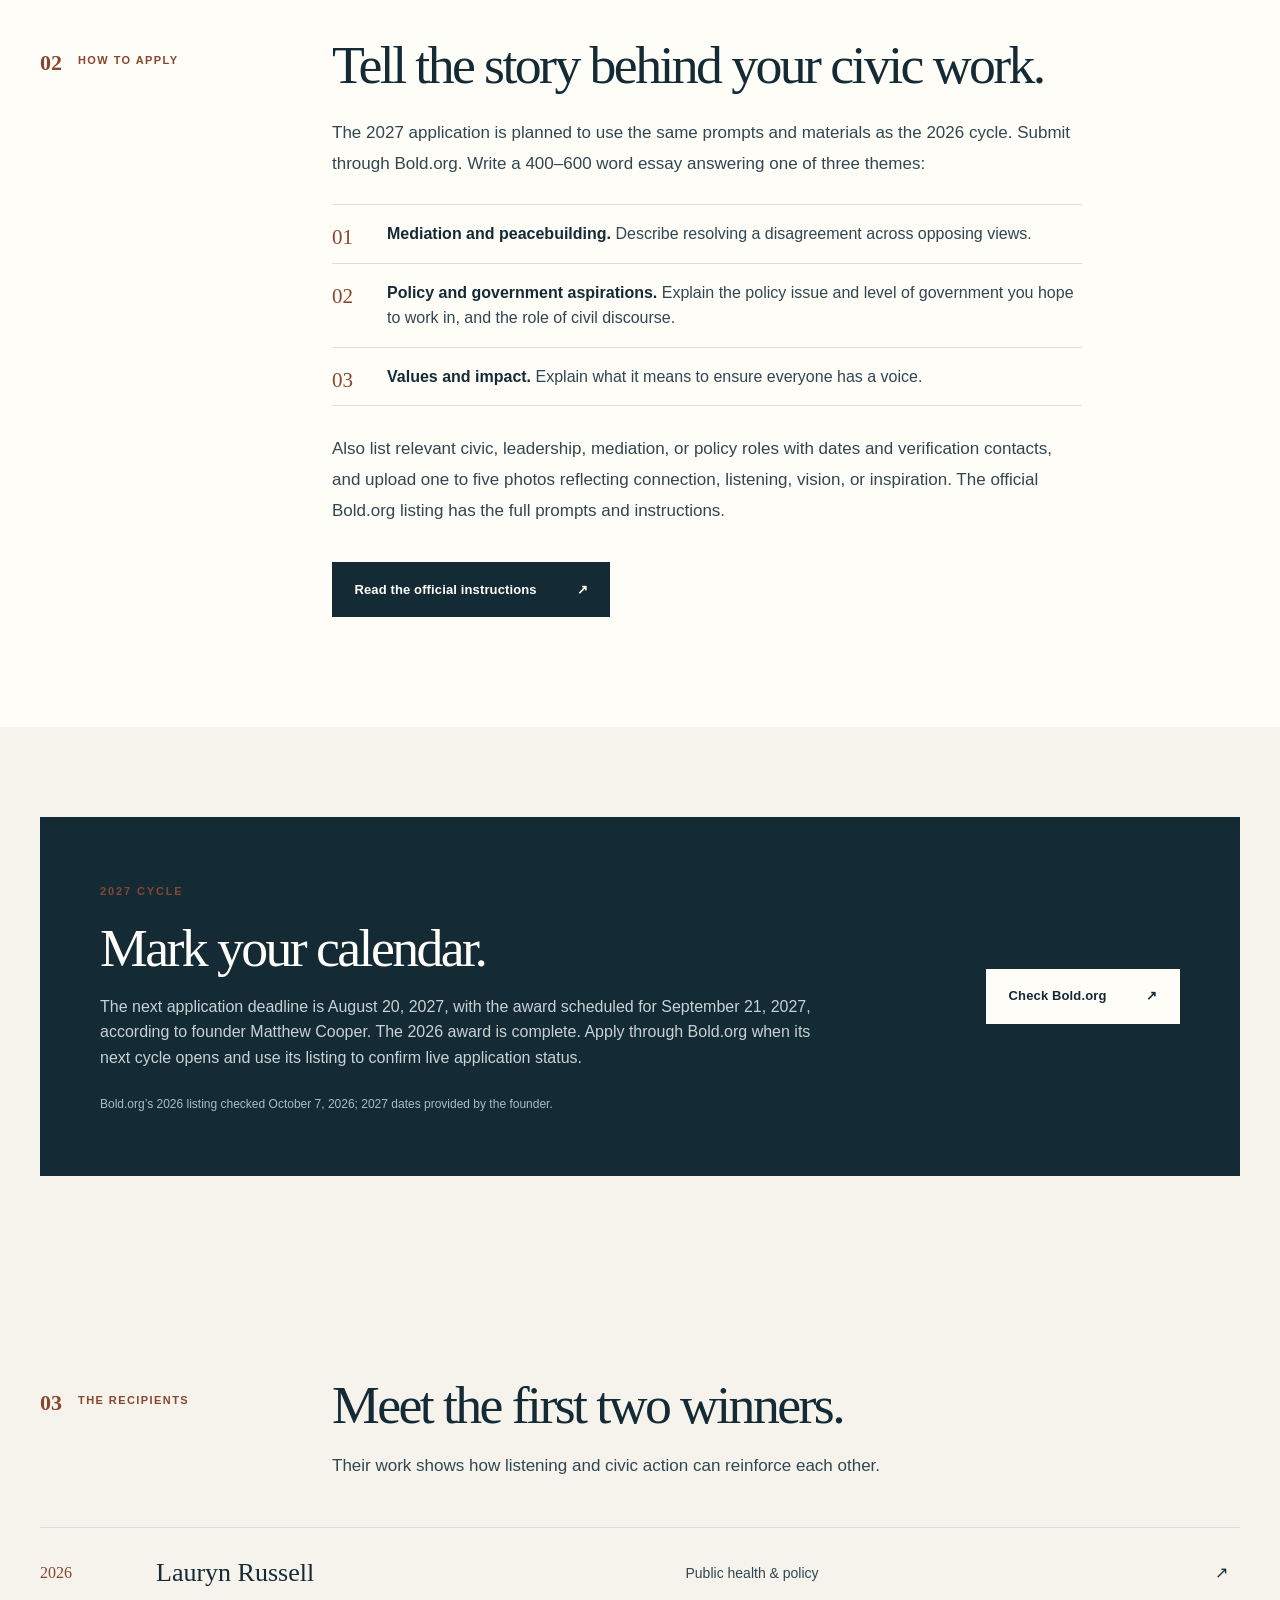
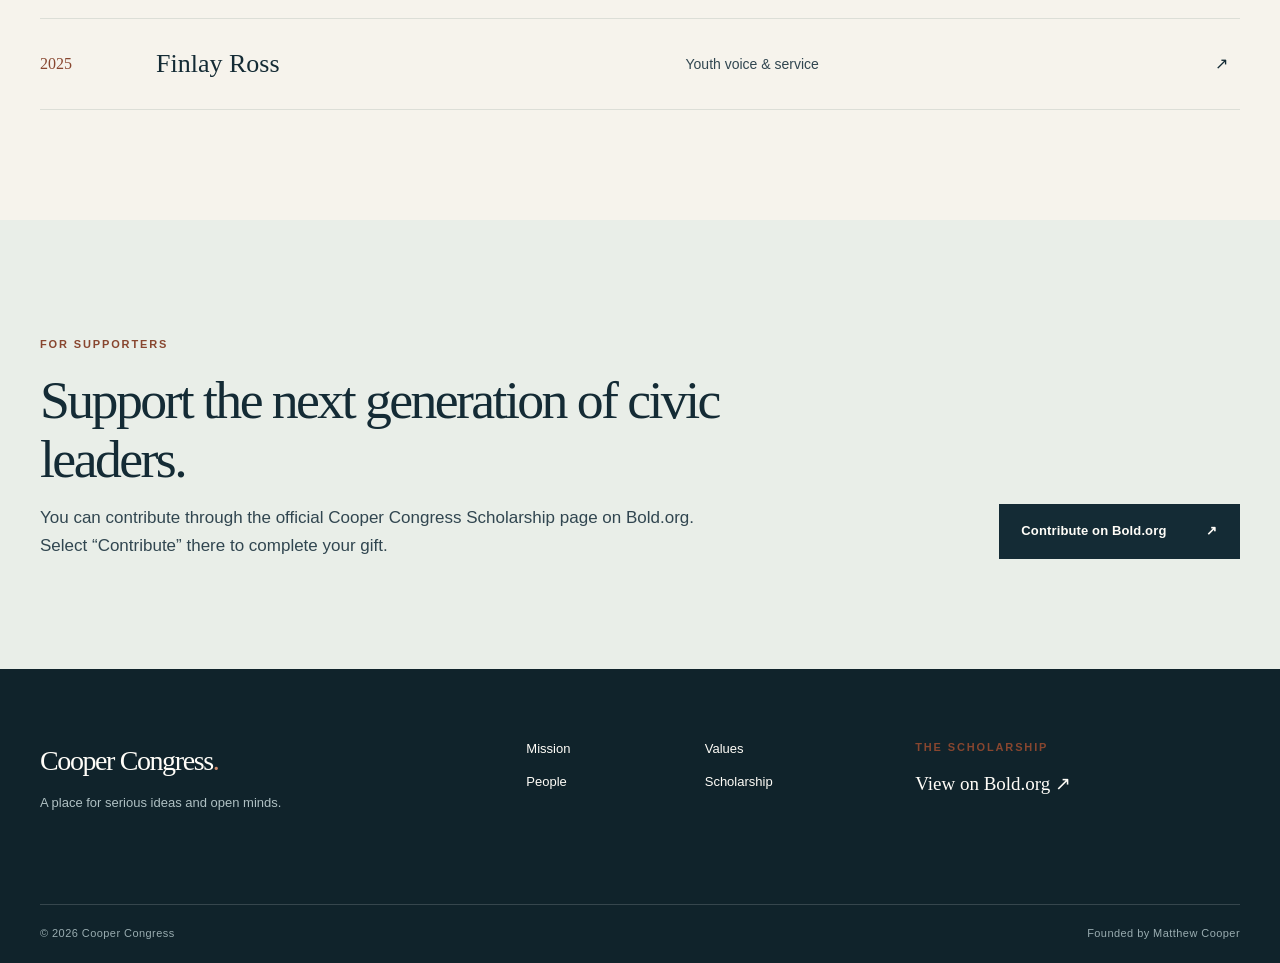
<file: scholarship.html>
<!doctype html>
<html lang="en">
<head>
  <meta charset="utf-8">
  <meta name="viewport" content="width=device-width, initial-scale=1">
  <meta name="theme-color" content="#142b35">
  <meta name="description" content="Learn about the Cooper Congress Scholarship, its planned 2027 deadline, eligibility and application requirements, and its winners.">
  <title>The scholarship | Cooper Congress</title>
  <link rel="canonical" href="https://coopercongress.com/scholarship.html">
  <meta property="og:type" content="website">
  <meta property="og:title" content="The scholarship | Cooper Congress">
  <meta property="og:description" content="Learn about the Cooper Congress Scholarship, its planned 2027 deadline, eligibility and application requirements, and its winners.">
  <meta property="og:url" content="https://coopercongress.com/scholarship.html">
  <link rel="icon" type="image/svg+xml" href="./assets/images/favicon.svg">
  <link rel="stylesheet" href="./assets/css/styles.css">
  <script defer src="./assets/js/main.js"></script>
</head>
<body>
  <a class="skip-link" href="#main">Skip to content</a>
  <header class="site-header">
    <div class="header-inner shell">
      <a class="brand" href="./index.html" aria-label="Cooper Congress home">
        <img class="brand-mark" src="./assets/images/favicon.svg" alt="" width="74" height="62">
        <span class="brand-copy">
          <span class="brand-name">Cooper Congress</span>
          <span class="brand-tagline">Listen <b>•</b> Respectfully question <b>•</b> Move society forward</span>
        </span>
      </a>
      <button class="menu-toggle" type="button" aria-expanded="false" aria-controls="site-nav" aria-label="Open navigation">
        <span></span><span></span><span></span>
      </button>
      <nav id="site-nav" class="site-nav" aria-label="Main navigation"><a href="./index.html">Home</a><a href="./mission.html">Mission</a><a href="./values.html">Values</a><a href="./people.html">People</a><a href="./scholarship.html" aria-current="page">Scholarship</a></nav>
    </div>
  </header>
  <main id="main">
<section class="page-hero shell scholarship-hero"><div class="eyebrow"><span class="eyebrow-line"></span> Cooper Congress Scholarship</div><h1>Investing in <em>people who connect us.</em></h1><p class="lead">The Cooper Congress Scholarship recognizes students who bring people together through civil discourse, public service, and a commitment to policy change.</p><div class="button-row"><a href="https://bold.org/scholarships/cooper-congress-scholarship/" class="button button-dark" target="_blank" rel="noopener noreferrer">View scholarship on Bold.org <span aria-hidden="true">↗</span></a><a class="text-link" href="#contribute">Support the scholarship <span aria-hidden="true">↓</span></a></div></section>
<section class="award-strip"><div class="shell award-grid"><div><span>Most recent award</span><strong>$1,000</strong></div><div><span>Recipients</span><strong>One per cycle</strong></div><div><span>2027 deadline</span><strong>August 20</strong></div><div><span>2027 award date</span><strong>September 21</strong></div></div></section>
<section class="section"><div class="shell"><div class="section-heading">
      <div class="section-index"><span>01</span><span>2027 requirements</span></div>
      <div><h2>Who can apply?</h2><p>Founder Matthew Cooper confirms the 2027 application will use the same qualifications as the 2026 cycle. Applications are submitted on Bold.org.</p></div>
    </div><div class="eligibility-grid"><div class="eligibility-card"><span>01</span><h3>Education</h3><p>High school senior or undergraduate student.</p></div><div class="eligibility-card"><span>02</span><h3>Citizenship</h3><p>U.S. citizen.</p></div><div class="eligibility-card"><span>03</span><h3>Field of study</h3><p>Law, legislation, political science, public policy, government, or a related field.</p></div></div><p class="eligibility-footnote">Applicants should advocate for policy change. Volunteer experience is strongly preferred. The scholarship also looks for interest or experience in conflict resolution, peacebuilding, or mediation; commitment to public service; and inclusive civic leadership.</p></div></section>
<section class="section application-section"><div class="shell split-prose"><span class="section-index"><span>02</span><span>How to apply</span></span><div class="prose"><h2>Tell the story behind your civic work.</h2><p>The 2027 application is planned to use the same prompts and materials as the 2026 cycle. Submit through Bold.org. Write a 400–600 word essay answering one of three themes:</p><ol class="prompt-list"><li><strong>Mediation and peacebuilding.</strong> Describe resolving a disagreement across opposing views.</li><li><strong>Policy and government aspirations.</strong> Explain the policy issue and level of government you hope to work in, and the role of civil discourse.</li><li><strong>Values and impact.</strong> Explain what it means to ensure everyone has a voice.</li></ol><p>Also list relevant civic, leadership, mediation, or policy roles with dates and verification contacts, and upload one to five photos reflecting connection, listening, vision, or inspiration. The official Bold.org listing has the full prompts and instructions.</p><a class="button button-dark" href="https://bold.org/scholarships/cooper-congress-scholarship/" target="_blank" rel="noopener noreferrer">Read the official instructions <span aria-hidden="true">↗</span></a></div></div></section>
<section class="section cycle-section"><div class="shell cycle-card"><div><span class="eyebrow">2027 cycle</span><h2>Mark your calendar.</h2><p>The next application deadline is August 20, 2027, with the award scheduled for September 21, 2027, according to founder Matthew Cooper. The 2026 award is complete. Apply through Bold.org when its next cycle opens and use its listing to confirm live application status.</p><span class="checked-date">Bold.org’s 2026 listing checked October 7, 2026; 2027 dates provided by the founder.</span></div><a class="button button-light" href="https://bold.org/scholarships/cooper-congress-scholarship/" target="_blank" rel="noopener noreferrer">Check Bold.org <span aria-hidden="true">↗</span></a></div></section>
<section class="section"><div class="shell"><div class="section-heading">
      <div class="section-index"><span>03</span><span>The recipients</span></div>
      <div><h2>Meet the first two winners.</h2><p>Their work shows how listening and civic action can reinforce each other.</p></div>
    </div><div class="simple-winners"><a href="./people.html#lauryn"><span>2026</span><strong>Lauryn Russell</strong><em>Public health & policy</em><b aria-hidden="true">↗</b></a><a href="./people.html#finlay"><span>2025</span><strong>Finlay Ross</strong><em>Youth voice & service</em><b aria-hidden="true">↗</b></a></div></div></section>
<section id="contribute" class="section contribute-section"><div class="shell contribute-inner"><div><span class="eyebrow">For supporters</span><h2>Support the next generation of civic leaders.</h2><p>You can contribute through the official Cooper Congress Scholarship page on Bold.org. Select “Contribute” there to complete your gift.</p></div><a class="button button-dark" href="https://bold.org/scholarships/cooper-congress-scholarship/" target="_blank" rel="noopener noreferrer">Contribute on Bold.org <span aria-hidden="true">↗</span></a></div></section>
</main>
  <footer class="site-footer">
    <div class="shell footer-main">
      <div>
        <a class="footer-brand" href="./index.html">Cooper Congress<span class="brand-dot">.</span></a>
        <p>A place for serious ideas and open minds.</p>
      </div>
      <nav aria-label="Footer navigation">
        <a href="./mission.html">Mission</a>
        <a href="./values.html">Values</a>
        <a href="./people.html">People</a>
        <a href="./scholarship.html">Scholarship</a>
      </nav>
      <div class="footer-action">
        <span class="eyebrow">The scholarship</span>
        <a href="https://bold.org/scholarships/cooper-congress-scholarship/" target="_blank" rel="noopener noreferrer">View on Bold.org <span aria-hidden="true">↗</span></a>
      </div>
    </div>
    <div class="shell footer-bottom"><span>© <span id="year">2026</span> Cooper Congress</span><span>Founded by Matthew Cooper</span></div>
  </footer>
</body>
</html>
</file>
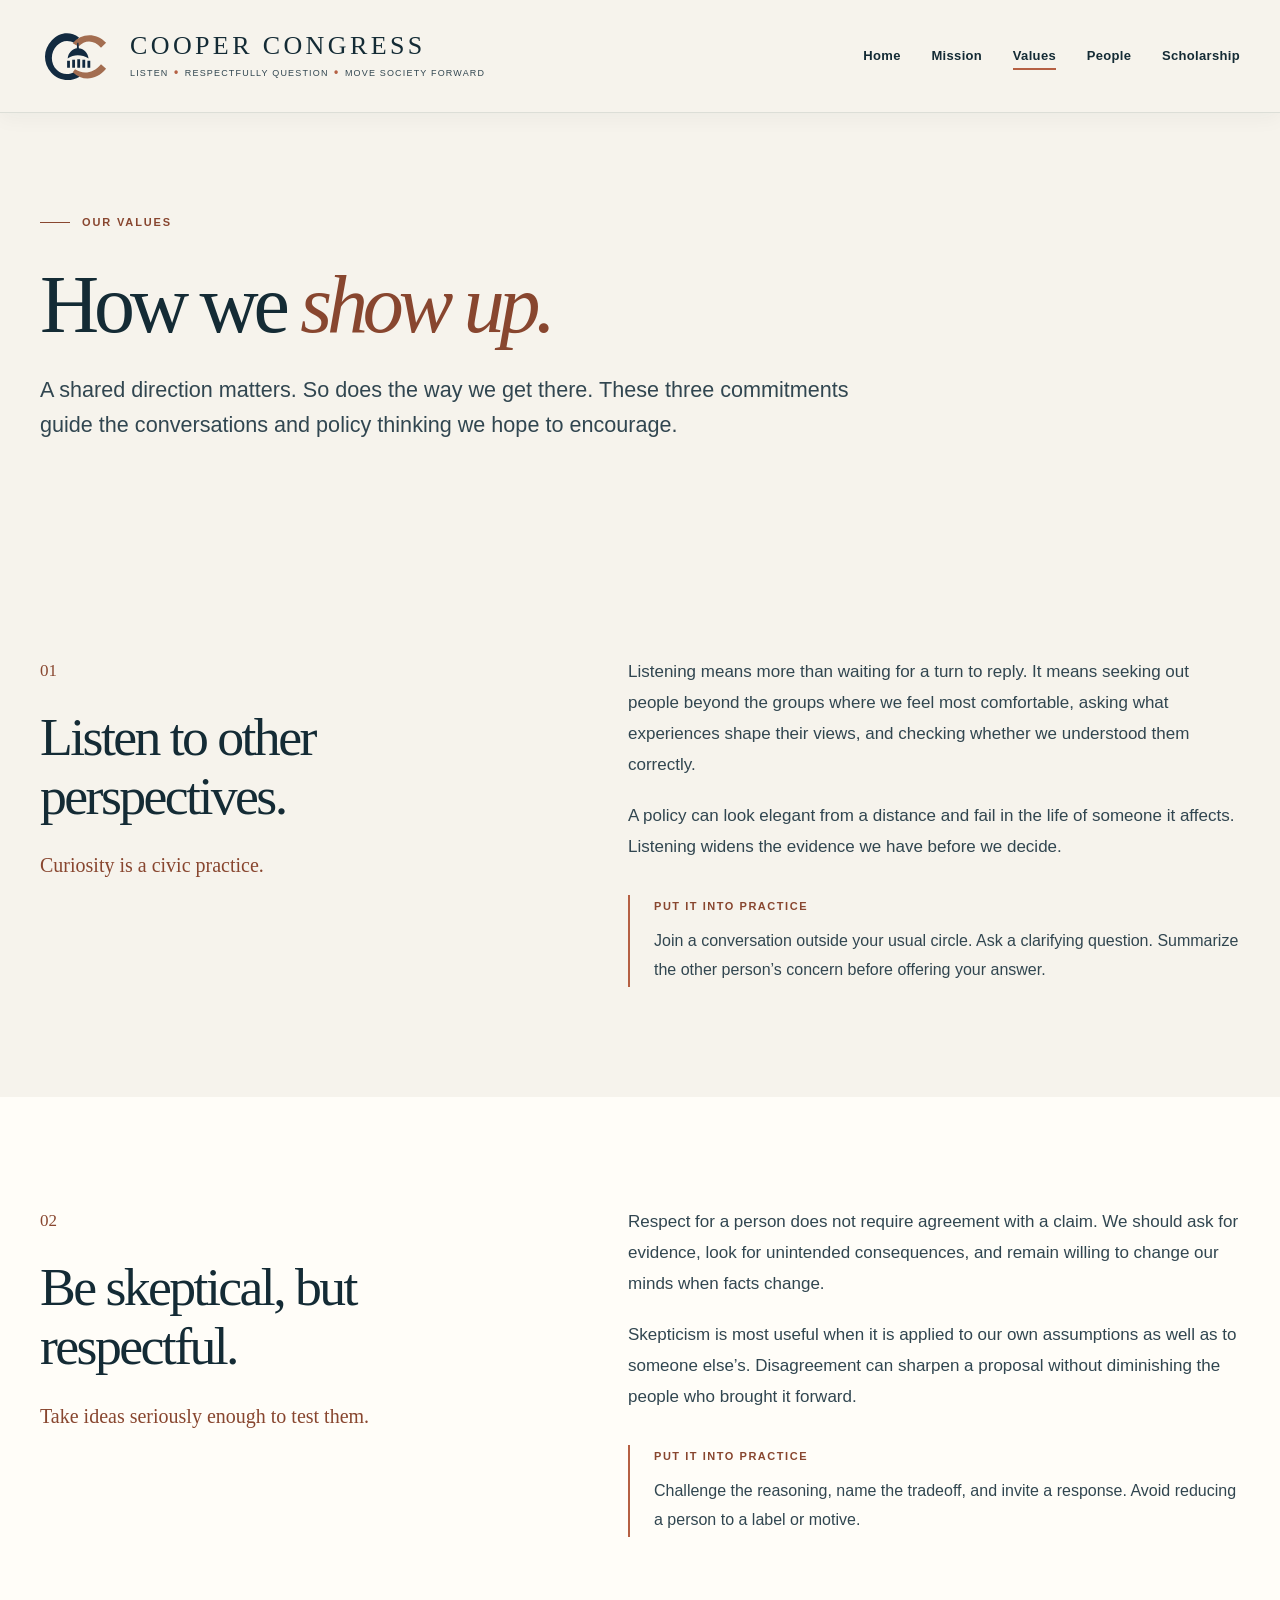
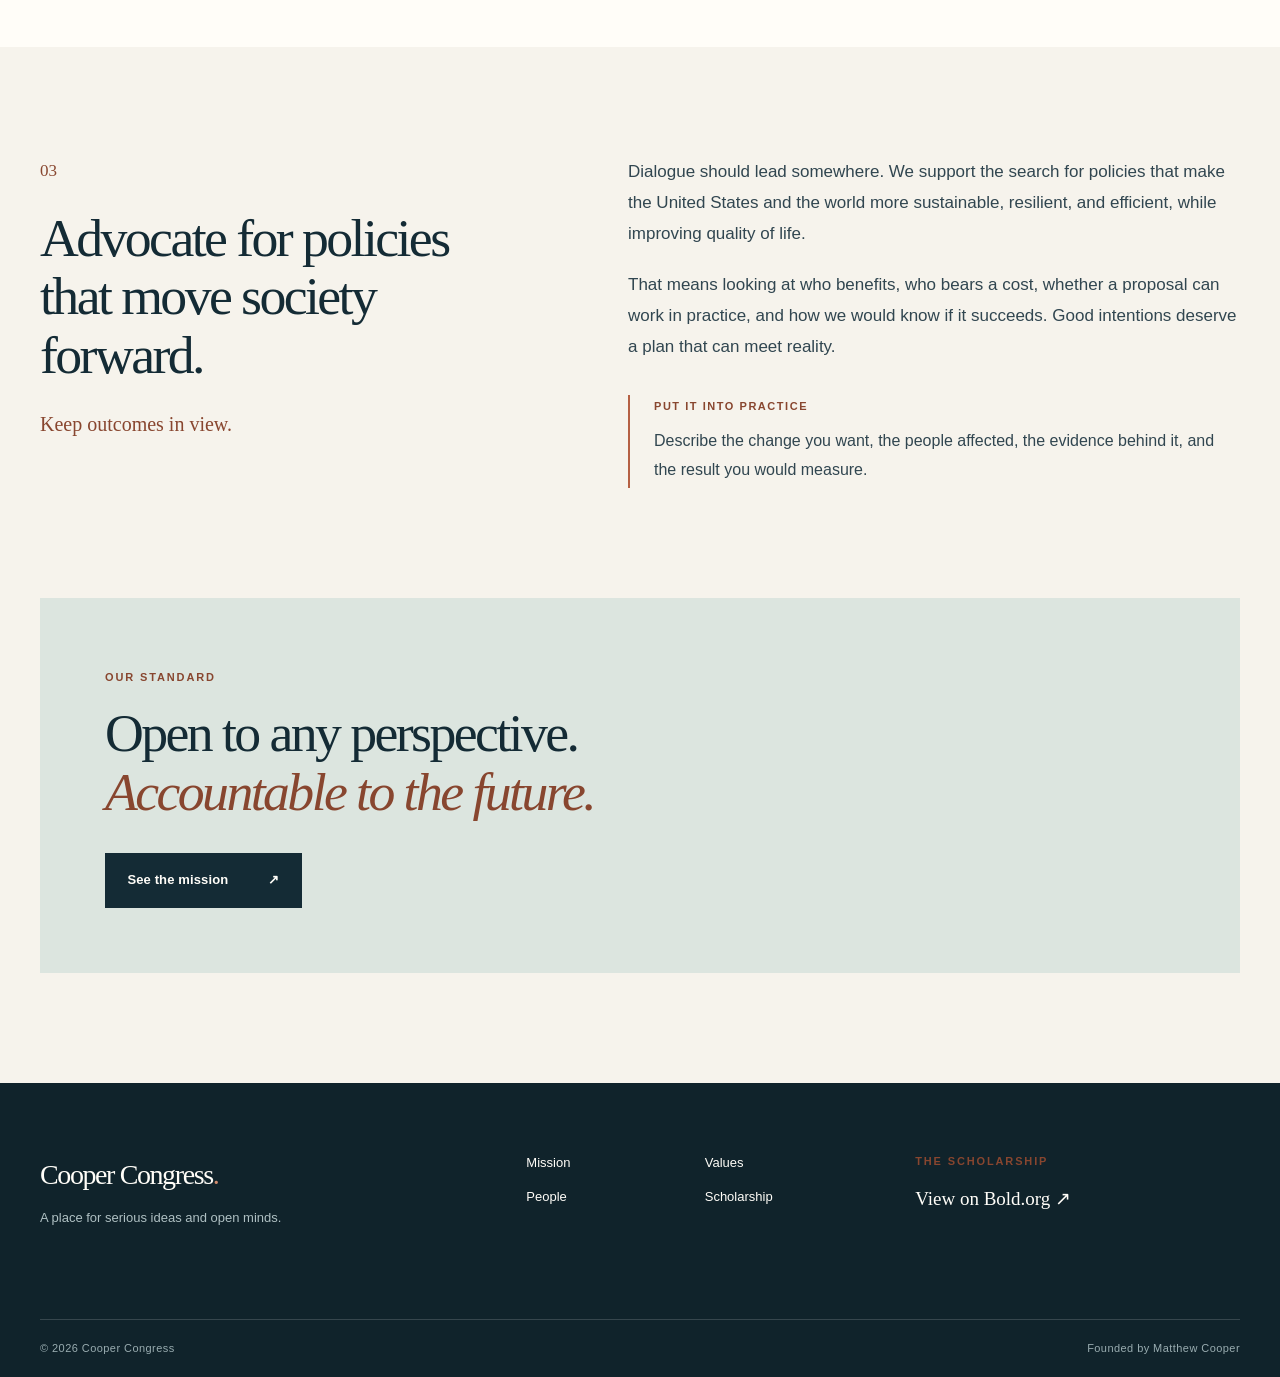
<file: values.html>
<!doctype html>
<html lang="en">
<head>
  <meta charset="utf-8">
  <meta name="viewport" content="width=device-width, initial-scale=1">
  <meta name="theme-color" content="#142b35">
  <meta name="description" content="Listen to other perspectives. Be skeptical but respectful. Advocate for policies that move society forward.">
  <title>Our values | Cooper Congress</title>
  <link rel="canonical" href="https://coopercongress.com/values.html">
  <meta property="og:type" content="website">
  <meta property="og:title" content="Our values | Cooper Congress">
  <meta property="og:description" content="Listen to other perspectives. Be skeptical but respectful. Advocate for policies that move society forward.">
  <meta property="og:url" content="https://coopercongress.com/values.html">
  <link rel="icon" type="image/svg+xml" href="./assets/images/favicon.svg">
  <link rel="stylesheet" href="./assets/css/styles.css">
  <script defer src="./assets/js/main.js"></script>
</head>
<body>
  <a class="skip-link" href="#main">Skip to content</a>
  <header class="site-header">
    <div class="header-inner shell">
      <a class="brand" href="./index.html" aria-label="Cooper Congress home">
        <img class="brand-mark" src="./assets/images/favicon.svg" alt="" width="74" height="62">
        <span class="brand-copy">
          <span class="brand-name">Cooper Congress</span>
          <span class="brand-tagline">Listen <b>•</b> Respectfully question <b>•</b> Move society forward</span>
        </span>
      </a>
      <button class="menu-toggle" type="button" aria-expanded="false" aria-controls="site-nav" aria-label="Open navigation">
        <span></span><span></span><span></span>
      </button>
      <nav id="site-nav" class="site-nav" aria-label="Main navigation"><a href="./index.html">Home</a><a href="./mission.html">Mission</a><a href="./values.html" aria-current="page">Values</a><a href="./people.html">People</a><a href="./scholarship.html">Scholarship</a></nav>
    </div>
  </header>
  <main id="main">
<section class="page-hero shell"><div class="eyebrow"><span class="eyebrow-line"></span> Our values</div><h1>How we <em>show up.</em></h1><p class="lead">A shared direction matters. So does the way we get there. These three commitments guide the conversations and policy thinking we hope to encourage.</p></section>
<section id="listen" class="value-detail section"><div class="shell value-detail-grid"><div class="value-detail-title"><span class="value-numeral">01</span><h2>Listen to other perspectives.</h2><p>Curiosity is a civic practice.</p></div><div class="prose"><p>Listening means more than waiting for a turn to reply. It means seeking out people beyond the groups where we feel most comfortable, asking what experiences shape their views, and checking whether we understood them correctly.</p><p>A policy can look elegant from a distance and fail in the life of someone it affects. Listening widens the evidence we have before we decide.</p><div class="practice"><span>Put it into practice</span><p>Join a conversation outside your usual circle. Ask a clarifying question. Summarize the other person’s concern before offering your answer.</p></div></div></div></section>
<section id="skeptical" class="value-detail section alternate"><div class="shell value-detail-grid"><div class="value-detail-title"><span class="value-numeral">02</span><h2>Be skeptical, but respectful.</h2><p>Take ideas seriously enough to test them.</p></div><div class="prose"><p>Respect for a person does not require agreement with a claim. We should ask for evidence, look for unintended consequences, and remain willing to change our minds when facts change.</p><p>Skepticism is most useful when it is applied to our own assumptions as well as to someone else’s. Disagreement can sharpen a proposal without diminishing the people who brought it forward.</p><div class="practice"><span>Put it into practice</span><p>Challenge the reasoning, name the tradeoff, and invite a response. Avoid reducing a person to a label or motive.</p></div></div></div></section>
<section id="advocate" class="value-detail section"><div class="shell value-detail-grid"><div class="value-detail-title"><span class="value-numeral">03</span><h2>Advocate for policies that move society forward.</h2><p>Keep outcomes in view.</p></div><div class="prose"><p>Dialogue should lead somewhere. We support the search for policies that make the United States and the world more sustainable, resilient, and efficient, while improving quality of life.</p><p>That means looking at who benefits, who bears a cost, whether a proposal can work in practice, and how we would know if it succeeds. Good intentions deserve a plan that can meet reality.</p><div class="practice"><span>Put it into practice</span><p>Describe the change you want, the people affected, the evidence behind it, and the result you would measure.</p></div></div></div></section>
<section class="section values-end"><div class="shell"><div class="end-card"><span class="eyebrow">Our standard</span><h2>Open to any perspective.<br><em>Accountable to the future.</em></h2><a class="button button-dark" href="./mission.html">See the mission <span aria-hidden="true">↗</span></a></div></div></section>
</main>
  <footer class="site-footer">
    <div class="shell footer-main">
      <div>
        <a class="footer-brand" href="./index.html">Cooper Congress<span class="brand-dot">.</span></a>
        <p>A place for serious ideas and open minds.</p>
      </div>
      <nav aria-label="Footer navigation">
        <a href="./mission.html">Mission</a>
        <a href="./values.html">Values</a>
        <a href="./people.html">People</a>
        <a href="./scholarship.html">Scholarship</a>
      </nav>
      <div class="footer-action">
        <span class="eyebrow">The scholarship</span>
        <a href="https://bold.org/scholarships/cooper-congress-scholarship/" target="_blank" rel="noopener noreferrer">View on Bold.org <span aria-hidden="true">↗</span></a>
      </div>
    </div>
    <div class="shell footer-bottom"><span>© <span id="year">2026</span> Cooper Congress</span><span>Founded by Matthew Cooper</span></div>
  </footer>
</body>
</html>
</file>
<file: assets/css/styles.css>
:root{
  --ink:#142b35;--ink-soft:#314650;--paper:#f6f3ec;--white:#fffdf8;--line:#dcded7;
  --copper:#b56043;--copper-dark:#88462f;--sage:#dbe5dd;--blue:#d8e4e7;
  --display:Georgia,"Times New Roman",serif;--body:"Aptos","Segoe UI",Arial,sans-serif;
  --shell:1200px;--shadow:0 20px 50px rgba(20,43,53,.09)
}
*,*::before,*::after{box-sizing:border-box}
html{scroll-behavior:smooth;scroll-padding-top:120px}
body{margin:0;background:var(--paper);color:var(--ink);font-family:var(--body);font-size:16px;line-height:1.6}
button,input{font:inherit}
button,a{-webkit-tap-highlight-color:transparent}
a{color:inherit;text-decoration:none}
a:hover{text-decoration:none}
p,h1,h2,h3,blockquote{margin-top:0}
p{margin-bottom:1.25rem}
img,svg{max-width:100%}
::selection{background:#eac7b6;color:var(--ink)}
:focus-visible{outline:3px solid var(--copper);outline-offset:4px}
.skip-link{position:fixed;z-index:60;left:1rem;top:-5rem;background:var(--white);padding:.7rem 1rem;font-weight:700}
.skip-link:focus{top:1rem}
.shell{width:min(calc(100% - 64px),var(--shell));margin-inline:auto}
.site-header{position:sticky;top:0;z-index:50;background:var(--paper);border-bottom:1px solid var(--line);box-shadow:0 5px 20px rgba(20,43,53,.045)}
.header-inner{min-height:112px;display:flex;align-items:center;justify-content:space-between;gap:2rem}
.brand{display:flex;align-items:center;gap:1rem;flex:none}
.brand-mark{display:block;width:74px;height:auto;flex:none}
.brand-copy{display:flex;flex-direction:column;gap:.3rem}
.brand-name{font-family:var(--display);font-weight:400;font-size:26px;line-height:1.1;letter-spacing:.13em;text-transform:uppercase;white-space:nowrap}
.brand-tagline{font-size:9px;line-height:1.3;letter-spacing:.13em;text-transform:uppercase;white-space:nowrap;color:var(--ink-soft)}
.brand-tagline b{color:var(--copper);font-size:12px;padding-inline:.15em}
.site-nav{display:flex;align-items:center;gap:clamp(1.2rem,2.4vw,2.7rem)}
.site-nav a{position:relative;font-size:13px;font-weight:700;letter-spacing:.025em;padding:.6rem 0}
.site-nav a::after{content:"";position:absolute;left:0;right:0;bottom:.35rem;height:2px;background:var(--copper);transform:scaleX(0);transform-origin:left;transition:transform .2s ease}
.site-nav a:hover::after,.site-nav a[aria-current="page"]::after{transform:scaleX(1)}
.menu-toggle{display:none}
.eyebrow{display:inline-flex;align-items:center;gap:.75rem;font-size:11px;font-weight:800;letter-spacing:.17em;text-transform:uppercase;color:var(--copper-dark)}
.eyebrow.light{color:#e6ad91}
.eyebrow-line{display:inline-block;width:30px;height:1px;background:currentColor}
h1,h2,h3{font-weight:400}
h1,h2,h3,.footer-brand{font-family:var(--display)}
h1{font-size:clamp(3.5rem,6.4vw,6.8rem);line-height:1.03;letter-spacing:-.062em}
h2{font-size:clamp(2.35rem,4.2vw,4.2rem);line-height:1.09;letter-spacing:-.048em}
h3{font-size:clamp(1.45rem,2.2vw,2rem);line-height:1.18;letter-spacing:-.04em}
em{font-weight:400;color:var(--copper-dark)}
.lead{font-size:clamp(1.1rem,1.7vw,1.35rem);line-height:1.65;color:var(--ink-soft);max-width:680px}
.button-row{display:flex;align-items:center;flex-wrap:wrap;gap:1.7rem;margin-top:2rem}
.button{min-height:55px;padding:.85rem 1.4rem;display:inline-flex;align-items:center;justify-content:center;gap:2.5rem;font-size:13px;font-weight:800;letter-spacing:.01em;transition:transform .2s ease,background .2s ease}
.button:hover{transform:translateY(-3px)}
.button-dark{background:var(--ink);color:var(--white)}
.button-dark:hover{background:#284955}
.button-light{background:var(--white);color:var(--ink)}
.button-light:hover{background:#f2e6da}
.text-link{display:inline-flex;align-items:center;gap:1.5rem;font-size:13px;font-weight:800;border-bottom:1px solid var(--copper);padding-bottom:.35rem}
.text-link:hover{color:var(--copper-dark)}
.hero{overflow:hidden}
.home-hero{background:linear-gradient(140deg,#f6f3ec 58%,#eef1e9)}
.hero-grid{display:grid;grid-template-columns:1.08fr .92fr;min-height:650px;align-items:center;gap:5%;padding-block:60px}
.hero-copy{padding-block:2rem;position:relative;z-index:1}
.hero-copy h1{max-width:760px;margin:2rem 0 1.5rem}
.hero-copy .lead{max-width:570px}
.hero-caption{display:flex;align-items:center;gap:.75rem;margin-top:6rem;font-size:11px;font-weight:700;letter-spacing:.07em;text-transform:uppercase;color:#62717a}
.tiny-rule{width:21px;height:1px;background:var(--copper)}
.caption-divider{color:var(--copper)}
.hero-art{display:block;width:100%;height:560px;object-fit:cover;object-position:center;mix-blend-mode:darken}
.statement-band{background:var(--ink);color:var(--white)}
.statement-inner{display:grid;grid-template-columns:170px minmax(0,1fr) 150px;align-items:center;gap:2rem;padding-block:68px}
.statement-inner p{font-family:var(--display);font-size:clamp(1.7rem,3vw,2.75rem);line-height:1.3;letter-spacing:-.025em;margin:0}
.statement-inner em{color:#e1a588}
.statement-inner a{justify-self:end;font-size:12px;font-weight:800;border-bottom:1px solid #e1a588;padding-bottom:.4rem}
.statement-inner a:hover{color:#e1a588}
.section{padding-block:110px}
.section-heading{display:grid;grid-template-columns:260px minmax(0,1fr);gap:2rem;margin-bottom:48px}
.section-index{display:flex;align-items:flex-start;gap:1rem;font-size:11px;font-weight:800;letter-spacing:.13em;text-transform:uppercase;color:var(--copper-dark);padding-top:1rem}
.section-index span:first-child{font-family:var(--display);font-size:22px;letter-spacing:0;line-height:1}
.section-heading h2{max-width:700px;margin:0 0 1.1rem}
.section-heading p{font-size:17px;color:var(--ink-soft);max-width:690px;margin:0}
.outcome-grid{display:grid;grid-template-columns:repeat(4,1fr);border-top:1px solid var(--line);border-left:1px solid var(--line)}
.outcome-card{min-height:320px;padding:26px 23px 28px;border-right:1px solid var(--line);border-bottom:1px solid var(--line);background:rgba(255,253,248,.42);transition:background .2s ease,transform .2s ease}
.outcome-card:hover{background:var(--white);transform:translateY(-4px);box-shadow:var(--shadow)}
.card-number{font-family:var(--display);font-size:13px}
.outcome-symbol{display:block;width:49px;height:49px;margin:30px 0 20px;fill:none;stroke:var(--copper);stroke-width:1.8;stroke-linecap:round;stroke-linejoin:round}
.outcome-card h3{font-size:23px;margin-bottom:.75rem}
.outcome-card p{font-size:14px;color:var(--ink-soft);line-height:1.65;margin:0}
.values-preview{background:#e9eee8}
.two-column{display:grid;grid-template-columns:40% minmax(0,1fr);gap:9%}
.sticky-heading{align-self:start;position:sticky;top:140px}
.sticky-heading h2{margin:1rem 0}
.sticky-heading p{color:var(--ink-soft);font-size:17px;max-width:390px;margin-bottom:2rem}
.value-list{border-top:1px solid #c7d2cc}
.value-list a{display:grid;grid-template-columns:36px 1fr 22px;gap:1.5rem;border-bottom:1px solid #c7d2cc;padding:2rem .25rem;transition:padding .2s ease}
.value-list a:hover{padding-left:1rem}
.value-list a>span{font-family:var(--display);color:var(--copper-dark);font-size:18px}
.value-list h3{font-size:26px;margin:0 0 .6rem}
.value-list p{font-size:14px;color:var(--ink-soft);margin:0}
.value-list b{font-weight:400}
.winner-preview{background:var(--paper)}
.winner-grid{display:grid;grid-template-columns:1fr 1fr;gap:22px}
.winner-card{background:var(--white);border:1px solid var(--line)}
.winner-card-top{height:238px;display:flex;align-items:center;justify-content:space-between;padding:28px;background:#dbe5dd;position:relative;overflow:hidden}
.winner-card-top::before{content:"";position:absolute;width:360px;height:360px;border:1px solid rgba(20,43,53,.24);border-radius:50%;left:-105px;top:-75px;box-shadow:0 0 0 45px rgba(255,255,255,.15),0 0 0 90px rgba(255,255,255,.11)}
.winner-card-top.alt{background:#e5e3dc}
.winner-card-top.alt::before{left:auto;right:-90px}
.portrait-initials{z-index:1;font-family:var(--display);font-size:clamp(5rem,9vw,8rem);letter-spacing:-.07em;color:var(--ink);line-height:1}
.year-tag{z-index:1;align-self:flex-start;padding:.4rem .65rem;background:var(--white);font-size:10px;font-weight:800;text-transform:uppercase;letter-spacing:.1em}
.winner-card-body{padding:34px}
.winner-card h3{font-size:38px;margin:1rem 0}
.winner-card p{color:var(--ink-soft);max-width:480px;min-height:80px}
.winner-card .text-link{margin-top:.5rem}
.scholarship-banner{background:var(--ink);color:var(--white);position:relative;overflow:hidden}
.scholarship-banner::after{content:"";position:absolute;right:-160px;top:-180px;width:610px;height:610px;border:1px solid rgba(255,255,255,.2);border-radius:50%;box-shadow:0 0 0 90px rgba(255,255,255,.04),0 0 0 180px rgba(255,255,255,.025)}
.banner-inner{position:relative;z-index:1;display:flex;justify-content:space-between;align-items:center;gap:3rem;padding-block:80px}
.banner-inner h2{max-width:630px;margin:1rem 0}
.banner-inner p{color:#c7d2d5;max-width:590px;margin:0}
.page-hero{padding-block:92px 104px}
.page-hero h1{max-width:980px;margin:2rem 0 1.5rem}
.page-hero .lead{max-width:820px;margin-bottom:0}
.split-prose{display:grid;grid-template-columns:260px minmax(0,750px);gap:2rem}
.prose h2{margin-bottom:1.5rem}
.prose p{font-size:17px;color:var(--ink-soft);line-height:1.82}
.prose .button{margin-top:1rem}
.mission-intro{background:var(--white)}
.mission-outcomes{background:#e9eee8}
.mission-grid{display:grid;grid-template-columns:repeat(2,1fr);gap:1px;background:#c7d2cc;border:1px solid #c7d2cc}
.mission-grid article{background:#e9eee8;padding:35px 38px}
.mission-grid article span{font-size:11px;letter-spacing:.14em;font-weight:800;color:var(--copper-dark)}
.mission-grid article h3{margin:2rem 0 1rem;font-size:31px}
.mission-grid article p{max-width:440px;color:var(--ink-soft);margin:0}
.quote-band{background:var(--ink);color:var(--white);padding-block:95px}
.quote-band blockquote{font-family:var(--display);font-size:clamp(2.2rem,4.1vw,4rem);line-height:1.23;letter-spacing:-.04em;max-width:940px;margin:1.5rem 0}
.quote-band span:last-child{font-size:11px;text-transform:uppercase;letter-spacing:.15em;color:#b6c9cb}
.value-detail{scroll-margin-top:20px}
.value-detail.alternate{background:var(--white)}
.value-detail-grid{display:grid;grid-template-columns:40% minmax(0,1fr);gap:9%}
.value-numeral{font-family:var(--display);font-size:17px;color:var(--copper-dark)}
.value-detail-title h2{max-width:430px;margin:1.5rem 0}
.value-detail-title p{font-family:var(--display);font-size:20px;color:var(--copper-dark)}
.practice{border-left:2px solid var(--copper);padding:.2rem 0 .2rem 1.5rem;margin-top:2rem}
.practice span{display:block;font-size:11px;font-weight:800;letter-spacing:.14em;text-transform:uppercase;color:var(--copper-dark);margin-bottom:.65rem}
.practice p{margin:0;font-size:16px}
.values-end{padding-top:0}
.end-card{background:#dce5df;padding:65px}
.end-card h2{margin:1rem 0 2rem}
.person-layout{display:grid;grid-template-columns:40% minmax(0,1fr);gap:9%;align-items:center}
.founder-section{background:var(--white)}
.person-panel{height:480px;background:var(--ink);position:relative;display:grid;place-items:center;overflow:hidden}
.person-panel::before{content:"";position:absolute;width:400px;height:400px;border:1px solid rgba(255,255,255,.25);border-radius:50%;box-shadow:0 0 0 70px rgba(255,255,255,.05),0 0 0 140px rgba(255,255,255,.035)}
.person-monogram{position:relative;color:#f6f3ec;font-family:var(--display);font-size:clamp(7rem,14vw,12rem);letter-spacing:-.1em}
.panel-caption{position:absolute;bottom:24px;left:28px;color:#d3ddd9;text-transform:uppercase;letter-spacing:.13em;font-size:10px}
.person-copy h2{margin:1rem 0}
.person-copy p{font-size:16px;color:var(--ink-soft);line-height:1.78}
.person-copy .person-intro{font-family:var(--display);font-size:25px;color:var(--ink);line-height:1.42}
.person-copy .text-link{margin-top:1rem}
.winners-section{background:var(--paper)}
.recipient{display:grid;grid-template-columns:30% 1fr;margin-top:28px;border:1px solid var(--line);background:var(--white);scroll-margin-top:20px}
.recipient-sidebar{min-height:440px;padding:30px;background:#dbe5dd;display:flex;flex-direction:column;align-items:flex-start;gap:.25rem}
.recipient-sidebar.alt{background:#e5e3dc}
.recipient-mark{font-family:var(--display);font-size:clamp(6rem,9vw,9rem);letter-spacing:-.1em;line-height:1;margin:auto 0}
.recipient-sidebar>span{font-size:11px;font-weight:800;text-transform:uppercase;letter-spacing:.11em}
.recipient-main{padding:45px 55px}
.recipient-main h3{font-size:45px;margin:1rem 0}
.recipient-main>p{font-size:16px;color:var(--ink-soft);line-height:1.78}
.recipient-note{margin:1.6rem 0;padding:1.2rem 1.5rem;background:#edf1ec}
.recipient-note span{font-size:10px;color:var(--copper-dark);letter-spacing:.14em;text-transform:uppercase;font-weight:800}
.recipient-note p{margin:.5rem 0 0;font-family:var(--display);font-size:19px;line-height:1.45}
.recipient-links{display:flex;gap:1rem 2rem;flex-wrap:wrap}
.recipient-links a{font-size:12px;font-weight:800;border-bottom:1px solid var(--copper);padding-bottom:.3rem}
.recipient-links a:hover{color:var(--copper-dark)}
.scholarship-hero{padding-bottom:80px}
.award-strip{background:var(--ink);color:var(--white)}
.award-grid{display:grid;grid-template-columns:repeat(4,1fr)}
.award-grid>div{padding:28px 22px;border-right:1px solid rgba(255,255,255,.2)}
.award-grid>div:first-child{padding-left:0}
.award-grid>div:last-child{border:0}
.award-grid span{display:block;font-size:10px;color:#c7d2d5;text-transform:uppercase;letter-spacing:.13em;margin-bottom:.5rem}
.award-grid strong{font-family:var(--display);font-size:25px;font-weight:400}
.eligibility-grid{display:grid;grid-template-columns:repeat(3,1fr);gap:18px}
.eligibility-card{padding:30px;background:var(--white);border:1px solid var(--line);min-height:210px}
.eligibility-card>span{font-family:var(--display);color:var(--copper-dark)}
.eligibility-card h3{font-size:26px;margin:1.5rem 0 .5rem}
.eligibility-card p{color:var(--ink-soft);font-size:14px;margin:0}
.eligibility-footnote{max-width:870px;color:var(--ink-soft);margin:26px 0 0}
.application-section{background:var(--white)}
.prompt-list{padding:0;margin:1.5rem 0 1.7rem;list-style:none;counter-reset:prompts}
.prompt-list li{position:relative;counter-increment:prompts;padding:1rem 0 1rem 55px;border-top:1px solid var(--line);color:var(--ink-soft)}
.prompt-list li:last-child{border-bottom:1px solid var(--line)}
.prompt-list li::before{content:"0" counter(prompts);position:absolute;left:0;top:1rem;color:var(--copper-dark);font-family:var(--display);font-size:21px}
.prompt-list strong{color:var(--ink)}
.cycle-section{padding-block:90px}
.cycle-card{display:flex;align-items:center;justify-content:space-between;gap:3rem;padding:60px;background:var(--ink);color:var(--white)}
.cycle-card h2{margin:1rem 0}
.cycle-card p{max-width:720px;color:#c7d2d5;margin-bottom:1.25rem}
.checked-date{font-size:12px;color:#acbcc1}
.simple-winners{border-top:1px solid var(--line)}
.simple-winners a{display:grid;grid-template-columns:100px 1fr 1fr 25px;align-items:center;gap:1rem;border-bottom:1px solid var(--line);padding:1.5rem 0;transition:padding .2s ease}
.simple-winners a:hover{padding-left:1rem}
.simple-winners span{font-family:var(--display);color:var(--copper-dark)}
.simple-winners strong{font-family:var(--display);font-size:26px;font-weight:400}
.simple-winners em{font-family:var(--body);font-style:normal;font-size:14px;color:var(--ink-soft)}
.simple-winners b{font-weight:400}
.contribute-section{background:#e9eee8;scroll-margin-top:1rem}
.contribute-inner{display:grid;grid-template-columns:minmax(0,1fr) auto;align-items:end;gap:3rem}
.contribute-inner h2{max-width:730px;margin:1rem 0}
.contribute-inner p{max-width:680px;color:var(--ink-soft);font-size:17px;margin:0}
.contribute-inner .button{white-space:nowrap}
.not-found{min-height:580px}
.not-found .button{margin-top:2rem}
.site-footer{background:#10232b;color:var(--white)}
.footer-main{display:grid;grid-template-columns:1.3fr 1fr 1fr;gap:4rem;padding-block:70px}
.footer-brand{font-size:28px;letter-spacing:-.05em}
.brand-dot{color:#d08b6d}
.footer-main p{font-size:13px;color:#afc0c3;margin-top:.6rem}
.footer-main nav{display:grid;grid-template-columns:1fr 1fr;align-content:start;gap:.8rem 2rem;font-size:13px}
.footer-main nav a:hover,.footer-action a:hover{color:#e6ad91}
.footer-action{display:flex;align-items:flex-start;flex-direction:column;gap:.8rem}
.footer-action a{font-family:var(--display);font-size:19px}
.footer-bottom{display:flex;justify-content:space-between;gap:1rem;border-top:1px solid rgba(255,255,255,.16);padding-block:20px;color:#99acb0;font-size:11px;letter-spacing:.04em}
@media(max-width:1000px){
  .header-inner{gap:1rem}
  .brand-mark{width:60px}
  .brand-name{font-size:21px;letter-spacing:.11em}
  .brand-tagline{display:none}
  .site-nav{gap:1.1rem}
  .hero-grid{gap:3%}.hero-art{height:500px}
  .section-heading,.split-prose{grid-template-columns:180px 1fr}
  .outcome-grid{grid-template-columns:repeat(2,1fr)}
  .footer-main{gap:2rem}
}
@media(max-width:760px){
  .shell{width:min(calc(100% - 36px),var(--shell))}
  .header-inner{min-height:76px}
  .brand{gap:.55rem}
  .brand-mark{width:49px}
  .brand-name{font-size:18px;letter-spacing:.065em}
  .menu-toggle{width:44px;height:44px;display:flex;flex-direction:column;justify-content:center;align-items:center;gap:5px;border:1px solid var(--line);background:transparent;cursor:pointer}
  .menu-toggle span{display:block;width:19px;height:2px;background:var(--ink)}
  .site-nav{display:flex;flex-direction:column;align-items:stretch;gap:0;position:absolute;top:100%;left:0;right:0;padding:10px 18px 20px;background:var(--paper);border-bottom:1px solid var(--line);box-shadow:var(--shadow)}
  .js .site-nav{display:none}
  .js .site-nav.is-open{display:flex}
  .site-nav a{padding:12px 7px}
  .site-nav a::after{bottom:7px;right:auto;width:50px}
  .hero-grid{grid-template-columns:1fr;min-height:0;padding-block:65px 0;gap:30px}
  .hero-copy{padding:0}
  .hero-copy h1{margin:1.5rem 0}
  .hero-caption{margin-top:3rem}
  .hero-art{width:min(100%,526px);height:auto;justify-self:center}
  .statement-inner{grid-template-columns:1fr;gap:1.3rem;padding-block:55px}
  .statement-inner a{justify-self:start}
  .section{padding-block:75px}
  .section-heading,.split-prose{grid-template-columns:1fr;gap:1.5rem}
  .section-heading{margin-bottom:30px}
  .section-index{padding:0}
  .two-column,.value-detail-grid,.person-layout{grid-template-columns:1fr;gap:2.3rem}
  .sticky-heading{position:static}
  .winner-grid{grid-template-columns:1fr}
  .winner-card p{min-height:0}
  .banner-inner{align-items:flex-start;flex-direction:column;padding-block:65px}
  .page-hero{padding-block:70px 80px}
  .mission-grid{grid-template-columns:1fr}
  .value-detail-title h2{max-width:600px}
  .person-panel{height:340px}
  .recipient{grid-template-columns:1fr}
  .recipient-sidebar{min-height:205px}
  .recipient-mark{margin:1rem 0}
  .recipient-main{padding:35px 28px}
  .award-grid{grid-template-columns:repeat(2,1fr)}
  .award-grid>div{border-bottom:1px solid rgba(255,255,255,.2)}
  .award-grid>div:nth-child(odd){padding-left:0}
  .award-grid>div:nth-child(even){border-right:0}
  .eligibility-grid{grid-template-columns:1fr}
  .eligibility-card{min-height:0}
  .cycle-card{align-items:flex-start;flex-direction:column;padding:40px 25px}
  .simple-winners a{grid-template-columns:70px 1fr 20px;gap:.4rem 1rem}
  .simple-winners em{grid-column:2}
  .simple-winners b{grid-row:1;grid-column:3}
  .contribute-inner{grid-template-columns:1fr;align-items:start;gap:2rem}
  .contribute-inner .button{justify-self:start}
  .footer-main{grid-template-columns:1fr 1fr}
  .footer-main>div:first-child{grid-column:1/-1}
}
@media(max-width:480px){
  h1{font-size:clamp(3.1rem,14vw,4.2rem)}
  h2{font-size:clamp(2.2rem,10vw,3rem)}
  .button-row{align-items:flex-start;flex-direction:column;gap:1.2rem}
  .outcome-grid{grid-template-columns:1fr}
  .outcome-card{min-height:0}
  .value-list a{gap:.7rem;grid-template-columns:25px 1fr 18px}
  .winner-card-top{height:195px}
  .end-card{padding:38px 25px}
  .person-copy .person-intro{font-size:22px}
  .recipient-main h3{font-size:38px}
  .award-grid strong{font-size:21px}
  .footer-main{grid-template-columns:1fr;gap:2.5rem}
  .footer-main>div:first-child{grid-column:auto}
  .footer-bottom{flex-direction:column}
}
@media(prefers-reduced-motion:reduce){
  html{scroll-behavior:auto}
  *,*::before,*::after{transition-duration:.01ms!important;animation-duration:.01ms!important}
}
</file>
